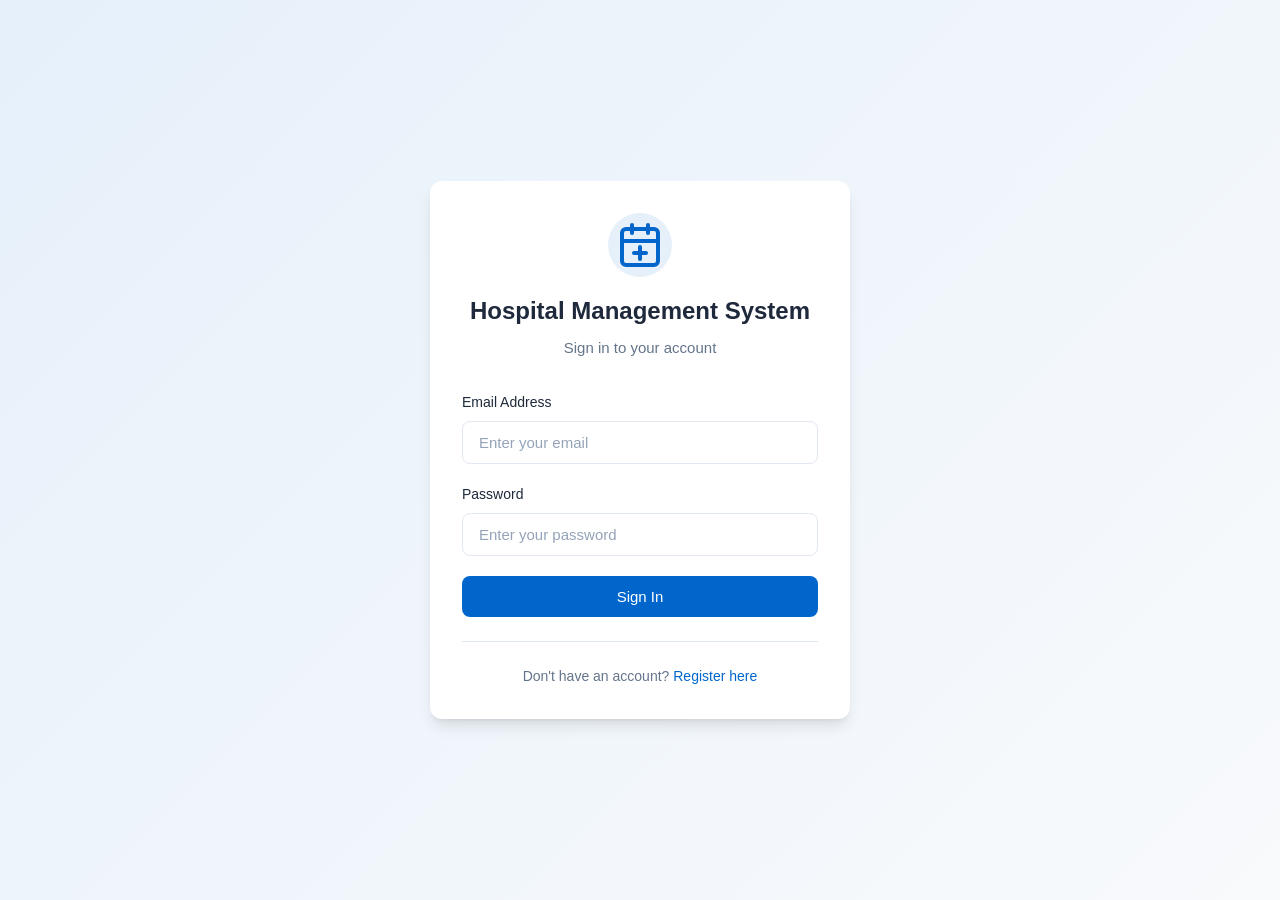
<file: frontend/index.html>
<!DOCTYPE html>
<html lang="en">
<head>
    <meta charset="UTF-8">
    <meta name="viewport" content="width=device-width, initial-scale=1.0">
    <title>Hospital Management System</title>
    <link rel="stylesheet" href="css/styles.css">
</head>
<body>
    <script src="js/auth.js"></script>
    <script>
        // Redirect based on authentication status
        if (isAuthenticated()) {
            window.location.href = 'dashboard.html';
        } else {
            window.location.href = 'login.html';
        }
    </script>
</body>
</html>
</file>
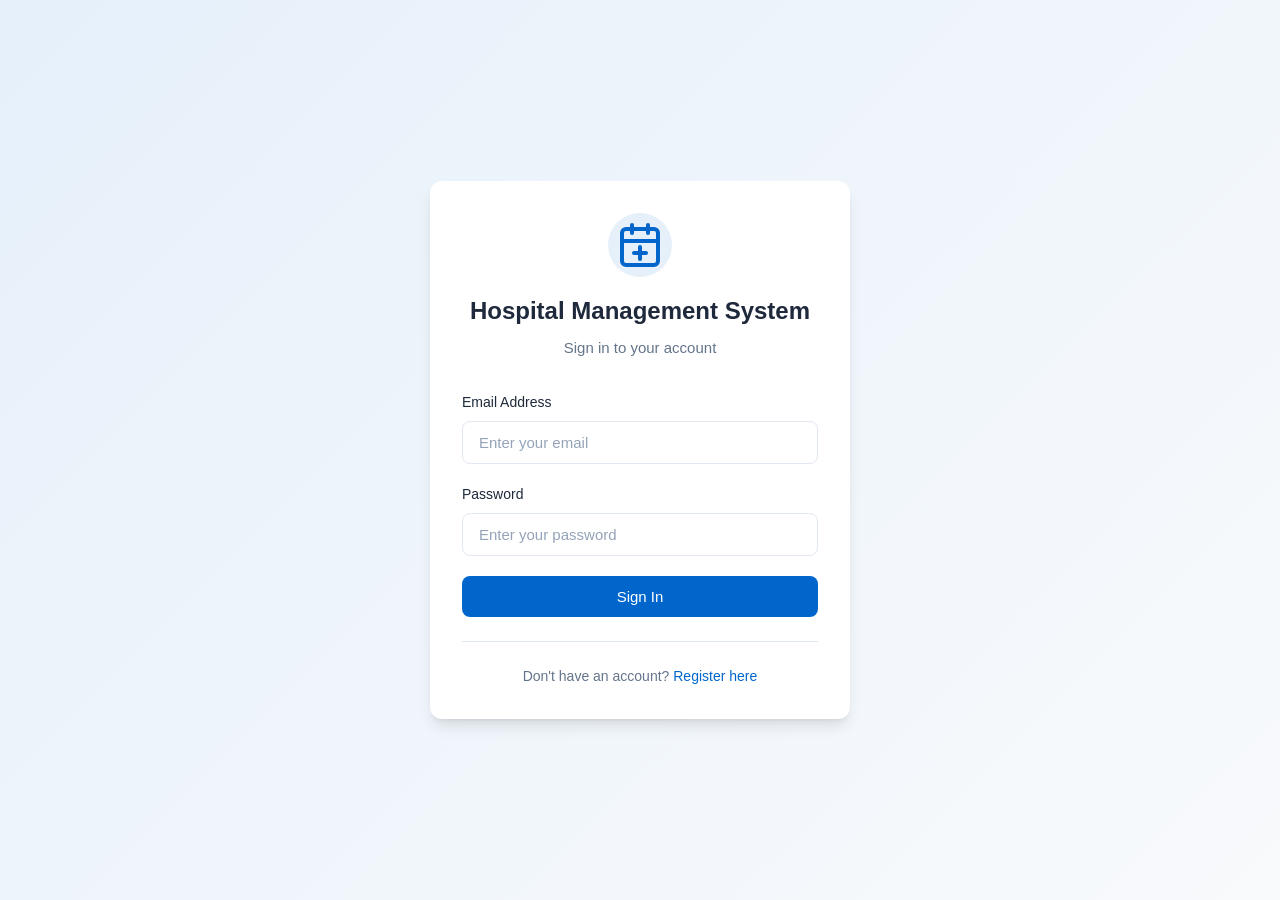
<file: frontend/appointments.html>
<!DOCTYPE html>
<html lang="en">
<head>
    <meta charset="UTF-8">
    <meta name="viewport" content="width=device-width, initial-scale=1.0">
    <title>Appointments - Hospital Management System</title>
    <link rel="stylesheet" href="css/styles.css">
</head>
<body>
    <div class="app-container">
        <!-- Sidebar -->
        <aside class="sidebar" id="sidebar">
            <div class="sidebar-header">
                <div class="logo">
                    <svg xmlns="http://www.w3.org/2000/svg" width="32" height="32" viewBox="0 0 24 24" fill="none" stroke="currentColor" stroke-width="2" stroke-linecap="round" stroke-linejoin="round">
                        <path d="M8 2v4"></path>
                        <path d="M16 2v4"></path>
                        <rect width="18" height="18" x="3" y="4" rx="2"></rect>
                        <path d="M3 10h18"></path>
                        <path d="M9 16h6"></path>
                        <path d="M12 13v6"></path>
                    </svg>
                </div>
                <span class="logo-text">HMS</span>
            </div>
            
            <nav class="sidebar-nav">
                <a href="dashboard.html" class="nav-link">
                    <svg xmlns="http://www.w3.org/2000/svg" width="20" height="20" viewBox="0 0 24 24" fill="none" stroke="currentColor" stroke-width="2" stroke-linecap="round" stroke-linejoin="round">
                        <rect width="7" height="9" x="3" y="3" rx="1"></rect>
                        <rect width="7" height="5" x="14" y="3" rx="1"></rect>
                        <rect width="7" height="9" x="14" y="12" rx="1"></rect>
                        <rect width="7" height="5" x="3" y="16" rx="1"></rect>
                    </svg>
                    <span>Dashboard</span>
                </a>
                <a href="patients.html" class="nav-link" data-role="admin,doctor">
                    <svg xmlns="http://www.w3.org/2000/svg" width="20" height="20" viewBox="0 0 24 24" fill="none" stroke="currentColor" stroke-width="2" stroke-linecap="round" stroke-linejoin="round">
                        <path d="M16 21v-2a4 4 0 0 0-4-4H6a4 4 0 0 0-4 4v2"></path>
                        <circle cx="9" cy="7" r="4"></circle>
                        <path d="M22 21v-2a4 4 0 0 0-3-3.87"></path>
                        <path d="M16 3.13a4 4 0 0 1 0 7.75"></path>
                    </svg>
                    <span>Patients</span>
                </a>
                <a href="doctors.html" class="nav-link">
                    <svg xmlns="http://www.w3.org/2000/svg" width="20" height="20" viewBox="0 0 24 24" fill="none" stroke="currentColor" stroke-width="2" stroke-linecap="round" stroke-linejoin="round">
                        <path d="M3 7V5a2 2 0 0 1 2-2h2"></path>
                        <path d="M17 3h2a2 2 0 0 1 2 2v2"></path>
                        <path d="M21 17v2a2 2 0 0 1-2 2h-2"></path>
                        <path d="M7 21H5a2 2 0 0 1-2-2v-2"></path>
                        <path d="M8 14s1.5 2 4 2 4-2 4-2"></path>
                        <path d="M9 9h.01"></path>
                        <path d="M15 9h.01"></path>
                    </svg>
                    <span>Doctors</span>
                </a>
                <a href="appointments.html" class="nav-link active">
                    <svg xmlns="http://www.w3.org/2000/svg" width="20" height="20" viewBox="0 0 24 24" fill="none" stroke="currentColor" stroke-width="2" stroke-linecap="round" stroke-linejoin="round">
                        <path d="M8 2v4"></path>
                        <path d="M16 2v4"></path>
                        <rect width="18" height="18" x="3" y="4" rx="2"></rect>
                        <path d="M3 10h18"></path>
                    </svg>
                    <span>Appointments</span>
                </a>
            </nav>
            
            <div class="sidebar-footer">
                <button class="btn btn-secondary btn-block" id="logoutBtn">
                    <svg xmlns="http://www.w3.org/2000/svg" width="20" height="20" viewBox="0 0 24 24" fill="none" stroke="currentColor" stroke-width="2" stroke-linecap="round" stroke-linejoin="round">
                        <path d="M9 21H5a2 2 0 0 1-2-2V5a2 2 0 0 1 2-2h4"></path>
                        <polyline points="16 17 21 12 16 7"></polyline>
                        <line x1="21" x2="9" y1="12" y2="12"></line>
                    </svg>
                    <span>Logout</span>
                </button>
            </div>
        </aside>
        
        <!-- Main Content -->
        <main class="main-content">
            <!-- Top Header -->
            <header class="top-header">
                <button class="menu-toggle" id="menuToggle">
                    <svg xmlns="http://www.w3.org/2000/svg" width="24" height="24" viewBox="0 0 24 24" fill="none" stroke="currentColor" stroke-width="2" stroke-linecap="round" stroke-linejoin="round">
                        <line x1="4" x2="20" y1="12" y2="12"></line>
                        <line x1="4" x2="20" y1="6" y2="6"></line>
                        <line x1="4" x2="20" y1="18" y2="18"></line>
                    </svg>
                </button>
                
                <div class="header-title">
                    <h1>Appointments</h1>
                    <p>Manage your appointments</p>
                </div>
                
                <div class="header-actions">
                    <div class="user-badge" id="userBadge">
                        <span class="badge badge-primary" id="userRole">Role</span>
                    </div>
                </div>
            </header>
            
            <!-- Content Area -->
            <div class="content-area">
                <!-- Toolbar -->
                <div class="toolbar">
                    <div class="filter-group">
                        <select id="statusFilter">
                            <option value="">All Status</option>
                            <option value="scheduled">Scheduled</option>
                            <option value="completed">Completed</option>
                            <option value="cancelled">Cancelled</option>
                        </select>
                    </div>
                    <button class="btn btn-primary" id="newAppointmentBtn" onclick="openNewAppointmentModal()">
                        <svg xmlns="http://www.w3.org/2000/svg" width="20" height="20" viewBox="0 0 24 24" fill="none" stroke="currentColor" stroke-width="2" stroke-linecap="round" stroke-linejoin="round">
                            <path d="M12 5v14"></path>
                            <path d="M5 12h14"></path>
                        </svg>
                        <span>New Appointment</span>
                    </button>
                </div>
                
                <!-- Appointments Table -->
                <div class="table-container">
                    <table class="data-table">
                        <thead>
                            <tr>
                                <th>Date & Time</th>
                                <th>Patient</th>
                                <th>Doctor</th>
                                <th>Status</th>
                                <th>Notes</th>
                                <th>Actions</th>
                            </tr>
                        </thead>
                        <tbody id="appointmentsTable">
                            <tr>
                                <td colspan="6" class="empty-state">Loading appointments...</td>
                            </tr>
                        </tbody>
                    </table>
                </div>
            </div>
        </main>
    </div>
    
    <!-- New Appointment Modal -->
    <div class="modal" id="newAppointmentModal">
        <div class="modal-backdrop" onclick="closeNewAppointmentModal()"></div>
        <div class="modal-content">
            <div class="modal-header">
                <h2>Book New Appointment</h2>
                <button class="modal-close" onclick="closeNewAppointmentModal()">
                    <svg xmlns="http://www.w3.org/2000/svg" width="24" height="24" viewBox="0 0 24 24" fill="none" stroke="currentColor" stroke-width="2" stroke-linecap="round" stroke-linejoin="round">
                        <path d="M18 6 6 18"></path>
                        <path d="m6 6 12 12"></path>
                    </svg>
                </button>
            </div>
            <div class="modal-body">
                <form id="newAppointmentForm">
                    <div class="form-group" id="patientSelectGroup">
                        <label for="appointmentPatient">Patient *</label>
                        <select id="appointmentPatient" required>
                            <option value="">Select patient</option>
                        </select>
                    </div>
                    
                    <div class="form-group">
                        <label for="appointmentDoctor">Doctor *</label>
                        <select id="appointmentDoctor" required>
                            <option value="">Select doctor</option>
                        </select>
                    </div>
                    
                    <div class="form-row">
                        <div class="form-group">
                            <label for="appointmentDate">Date *</label>
                            <input type="date" id="appointmentDate" required>
                        </div>
                        <div class="form-group">
                            <label for="appointmentTime">Time *</label>
                            <input type="time" id="appointmentTime" required>
                        </div>
                    </div>
                    
                    <div class="form-group">
                        <label for="appointmentNotes">Notes</label>
                        <textarea id="appointmentNotes" rows="3" placeholder="Add any notes or reason for visit"></textarea>
                    </div>
                    
                    <div id="newAppointmentError" class="error-message" style="display: none;"></div>
                </form>
            </div>
            <div class="modal-footer">
                <button type="button" class="btn btn-secondary" onclick="closeNewAppointmentModal()">Cancel</button>
                <button type="button" class="btn btn-primary" id="bookAppointmentBtn" onclick="bookAppointment()">
                    <span class="btn-text">Book Appointment</span>
                    <span class="btn-loader" style="display: none;"></span>
                </button>
            </div>
        </div>
    </div>
    
    <!-- Update Appointment Modal -->
    <div class="modal" id="updateAppointmentModal">
        <div class="modal-backdrop" onclick="closeUpdateModal()"></div>
        <div class="modal-content modal-sm">
            <div class="modal-header">
                <h2>Update Appointment</h2>
                <button class="modal-close" onclick="closeUpdateModal()">
                    <svg xmlns="http://www.w3.org/2000/svg" width="24" height="24" viewBox="0 0 24 24" fill="none" stroke="currentColor" stroke-width="2" stroke-linecap="round" stroke-linejoin="round">
                        <path d="M18 6 6 18"></path>
                        <path d="m6 6 12 12"></path>
                    </svg>
                </button>
            </div>
            <div class="modal-body">
                <form id="updateAppointmentForm">
                    <input type="hidden" id="updateAppointmentId">
                    
                    <div class="form-group">
                        <label for="updateStatus">Status *</label>
                        <select id="updateStatus" required>
                            <option value="scheduled">Scheduled</option>
                            <option value="completed">Completed</option>
                            <option value="cancelled">Cancelled</option>
                        </select>
                    </div>
                    
                    <div class="form-group">
                        <label for="updateNotes">Notes</label>
                        <textarea id="updateNotes" rows="3" placeholder="Update notes"></textarea>
                    </div>
                    
                    <div id="updateAppointmentError" class="error-message" style="display: none;"></div>
                </form>
            </div>
            <div class="modal-footer">
                <button type="button" class="btn btn-secondary" onclick="closeUpdateModal()">Cancel</button>
                <button type="button" class="btn btn-primary" id="saveUpdateBtn" onclick="saveAppointmentUpdate()">
                    <span class="btn-text">Save Changes</span>
                    <span class="btn-loader" style="display: none;"></span>
                </button>
            </div>
        </div>
    </div>
    
    <script src="js/api.js"></script>
    <script src="js/auth.js"></script>
    <script src="js/appointments.js"></script>
</body>
</html>
</file>
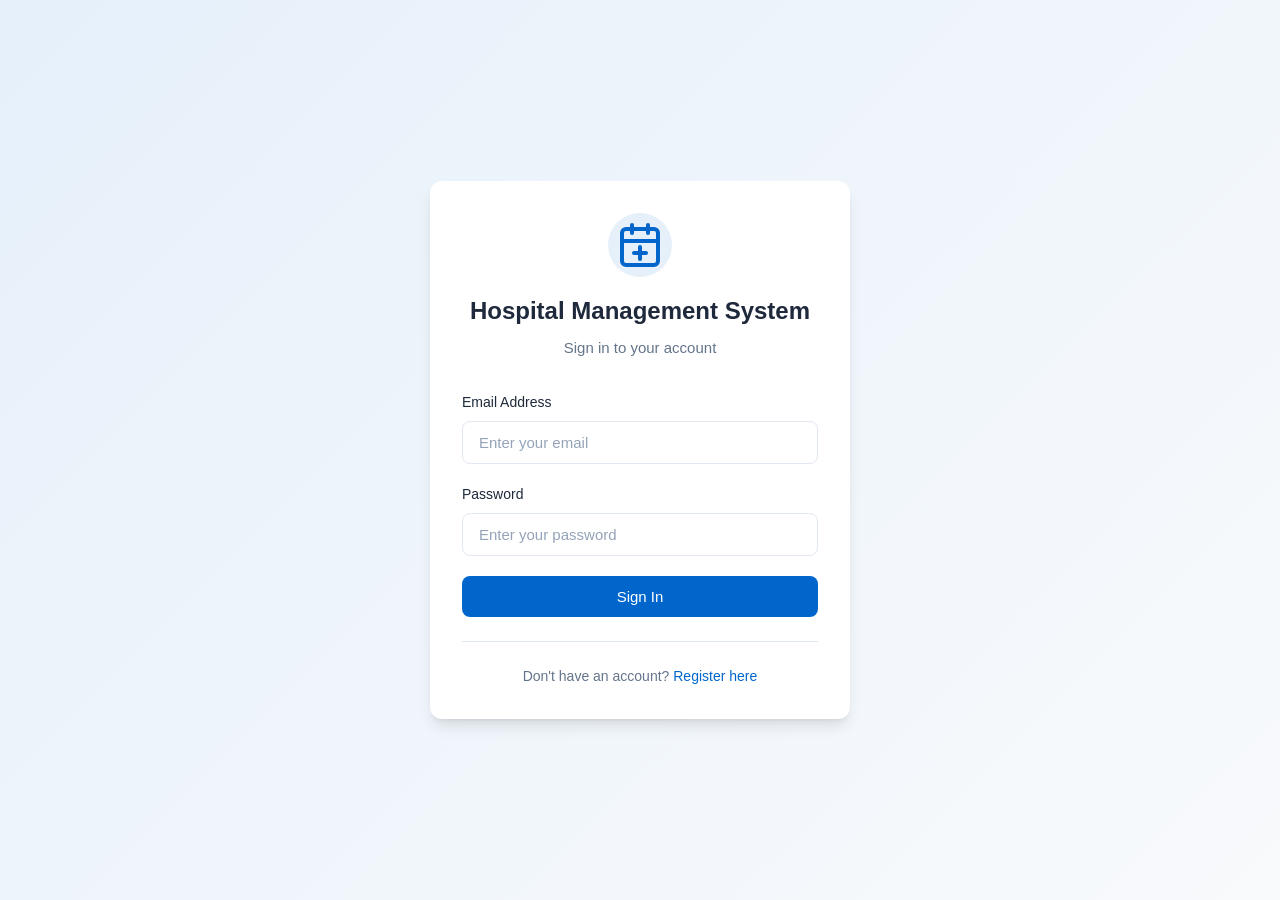
<file: frontend/dashboard.html>
<!DOCTYPE html>
<html lang="en">
<head>
    <meta charset="UTF-8">
    <meta name="viewport" content="width=device-width, initial-scale=1.0">
    <title>Dashboard - Hospital Management System</title>
    <link rel="stylesheet" href="css/styles.css">
</head>
<body>
    <div class="app-container">
        <!-- Sidebar -->
        <aside class="sidebar" id="sidebar">
            <div class="sidebar-header">
                <div class="logo">
                    <svg xmlns="http://www.w3.org/2000/svg" width="32" height="32" viewBox="0 0 24 24" fill="none" stroke="currentColor" stroke-width="2" stroke-linecap="round" stroke-linejoin="round">
                        <path d="M8 2v4"></path>
                        <path d="M16 2v4"></path>
                        <rect width="18" height="18" x="3" y="4" rx="2"></rect>
                        <path d="M3 10h18"></path>
                        <path d="M9 16h6"></path>
                        <path d="M12 13v6"></path>
                    </svg>
                </div>
                <span class="logo-text">HMS</span>
            </div>
            
            <nav class="sidebar-nav">
                <a href="dashboard.html" class="nav-link active">
                    <svg xmlns="http://www.w3.org/2000/svg" width="20" height="20" viewBox="0 0 24 24" fill="none" stroke="currentColor" stroke-width="2" stroke-linecap="round" stroke-linejoin="round">
                        <rect width="7" height="9" x="3" y="3" rx="1"></rect>
                        <rect width="7" height="5" x="14" y="3" rx="1"></rect>
                        <rect width="7" height="9" x="14" y="12" rx="1"></rect>
                        <rect width="7" height="5" x="3" y="16" rx="1"></rect>
                    </svg>
                    <span>Dashboard</span>
                </a>
                <a href="patients.html" class="nav-link" data-role="admin,doctor">
                    <svg xmlns="http://www.w3.org/2000/svg" width="20" height="20" viewBox="0 0 24 24" fill="none" stroke="currentColor" stroke-width="2" stroke-linecap="round" stroke-linejoin="round">
                        <path d="M16 21v-2a4 4 0 0 0-4-4H6a4 4 0 0 0-4 4v2"></path>
                        <circle cx="9" cy="7" r="4"></circle>
                        <path d="M22 21v-2a4 4 0 0 0-3-3.87"></path>
                        <path d="M16 3.13a4 4 0 0 1 0 7.75"></path>
                    </svg>
                    <span>Patients</span>
                </a>
                <a href="doctors.html" class="nav-link">
                    <svg xmlns="http://www.w3.org/2000/svg" width="20" height="20" viewBox="0 0 24 24" fill="none" stroke="currentColor" stroke-width="2" stroke-linecap="round" stroke-linejoin="round">
                        <path d="M3 7V5a2 2 0 0 1 2-2h2"></path>
                        <path d="M17 3h2a2 2 0 0 1 2 2v2"></path>
                        <path d="M21 17v2a2 2 0 0 1-2 2h-2"></path>
                        <path d="M7 21H5a2 2 0 0 1-2-2v-2"></path>
                        <path d="M8 14s1.5 2 4 2 4-2 4-2"></path>
                        <path d="M9 9h.01"></path>
                        <path d="M15 9h.01"></path>
                    </svg>
                    <span>Doctors</span>
                </a>
                <a href="appointments.html" class="nav-link">
                    <svg xmlns="http://www.w3.org/2000/svg" width="20" height="20" viewBox="0 0 24 24" fill="none" stroke="currentColor" stroke-width="2" stroke-linecap="round" stroke-linejoin="round">
                        <path d="M8 2v4"></path>
                        <path d="M16 2v4"></path>
                        <rect width="18" height="18" x="3" y="4" rx="2"></rect>
                        <path d="M3 10h18"></path>
                    </svg>
                    <span>Appointments</span>
                </a>


                 <a href="ai-assistant.html" class="nav-link">
    <svg xmlns="http://www.w3.org/2000/svg" 
         width="20" 
         height="20" 
         viewBox="0 0 24 24" 
         fill="none" 
         stroke="currentColor" 
         stroke-width="2" 
         stroke-linecap="round" 
         stroke-linejoin="round">
        <path d="M12 2a3 3 0 0 0-3 3v1H8a4 4 0 0 0-4 4v3a4 4 0 0 0 4 4h1v1a3 3 0 0 0 6 0v-1h1a4 4 0 0 0 4-4v-3a4 4 0 0 0-4-4h-1V5a3 3 0 0 0-3-3z"></path>
        <circle cx="9" cy="12" r="1"></circle>
        <circle cx="15" cy="12" r="1"></circle>
    </svg>
    <span>AI Assistant</span>
</a>


            </nav>
            
            <div class="sidebar-footer">
                <button class="btn btn-secondary btn-block" id="logoutBtn">
                    <svg xmlns="http://www.w3.org/2000/svg" width="20" height="20" viewBox="0 0 24 24" fill="none" stroke="currentColor" stroke-width="2" stroke-linecap="round" stroke-linejoin="round">
                        <path d="M9 21H5a2 2 0 0 1-2-2V5a2 2 0 0 1 2-2h4"></path>
                        <polyline points="16 17 21 12 16 7"></polyline>
                        <line x1="21" x2="9" y1="12" y2="12"></line>
                    </svg>
                    <span>Logout</span>
                </button>
            </div>
        </aside>
        
        <!-- Main Content -->
        <main class="main-content">
            <!-- Top Header -->
            <header class="top-header">
                <button class="menu-toggle" id="menuToggle">
                    <svg xmlns="http://www.w3.org/2000/svg" width="24" height="24" viewBox="0 0 24 24" fill="none" stroke="currentColor" stroke-width="2" stroke-linecap="round" stroke-linejoin="round">
                        <line x1="4" x2="20" y1="12" y2="12"></line>
                        <line x1="4" x2="20" y1="6" y2="6"></line>
                        <line x1="4" x2="20" y1="18" y2="18"></line>
                    </svg>
                </button>
                
                <div class="header-title">
                    <h1>Dashboard</h1>
                    <p>Welcome back, <span id="userName">User</span></p>
                </div>
                
                <div class="header-actions">
                    <div class="user-badge" id="userBadge">
                        <span class="badge badge-primary" id="userRole">Role</span>
                    </div>
                </div>
            </header>
            
            <!-- Dashboard Content -->
            <div class="content-area">
                <!-- Stats Cards -->
                <div class="stats-grid">
                    <div class="stat-card">
                        <div class="stat-icon stat-icon-blue">
                            <svg xmlns="http://www.w3.org/2000/svg" width="24" height="24" viewBox="0 0 24 24" fill="none" stroke="currentColor" stroke-width="2" stroke-linecap="round" stroke-linejoin="round">
                                <path d="M16 21v-2a4 4 0 0 0-4-4H6a4 4 0 0 0-4 4v2"></path>
                                <circle cx="9" cy="7" r="4"></circle>
                                <path d="M22 21v-2a4 4 0 0 0-3-3.87"></path>
                                <path d="M16 3.13a4 4 0 0 1 0 7.75"></path>
                            </svg>
                        </div>
                        <div class="stat-info">
                            <h3 id="totalPatients">0</h3>
                            <p>Total Patients</p>
                        </div>
                    </div>
                    
                    <div class="stat-card">
                        <div class="stat-icon stat-icon-green">
                            <svg xmlns="http://www.w3.org/2000/svg" width="24" height="24" viewBox="0 0 24 24" fill="none" stroke="currentColor" stroke-width="2" stroke-linecap="round" stroke-linejoin="round">
                                <path d="M3 7V5a2 2 0 0 1 2-2h2"></path>
                                <path d="M17 3h2a2 2 0 0 1 2 2v2"></path>
                                <path d="M21 17v2a2 2 0 0 1-2 2h-2"></path>
                                <path d="M7 21H5a2 2 0 0 1-2-2v-2"></path>
                                <path d="M8 14s1.5 2 4 2 4-2 4-2"></path>
                                <path d="M9 9h.01"></path>
                                <path d="M15 9h.01"></path>
                            </svg>
                        </div>
                        <div class="stat-info">
                            <h3 id="totalDoctors">0</h3>
                            <p>Total Doctors</p>
                        </div>
                    </div>
                    
                    <div class="stat-card">
                        <div class="stat-icon stat-icon-purple">
                            <svg xmlns="http://www.w3.org/2000/svg" width="24" height="24" viewBox="0 0 24 24" fill="none" stroke="currentColor" stroke-width="2" stroke-linecap="round" stroke-linejoin="round">
                                <path d="M8 2v4"></path>
                                <path d="M16 2v4"></path>
                                <rect width="18" height="18" x="3" y="4" rx="2"></rect>
                                <path d="M3 10h18"></path>
                            </svg>
                        </div>
                        <div class="stat-info">
                            <h3 id="totalAppointments">0</h3>
                            <p>Total Appointments</p>
                        </div>
                    </div>
                    
                    <div class="stat-card">
                        <div class="stat-icon stat-icon-orange">
                            <svg xmlns="http://www.w3.org/2000/svg" width="24" height="24" viewBox="0 0 24 24" fill="none" stroke="currentColor" stroke-width="2" stroke-linecap="round" stroke-linejoin="round">
                                <circle cx="12" cy="12" r="10"></circle>
                                <polyline points="12 6 12 12 16 14"></polyline>
                            </svg>
                        </div>
                        <div class="stat-info">
                            <h3 id="pendingAppointments">0</h3>
                            <p>Pending Appointments</p>
                        </div>
                    </div>
                </div>
                
                <!-- Quick Actions -->
                <div class="section">
                    <h2 class="section-title">Quick Actions</h2>
                    <div class="quick-actions">
                        <a href="appointments.html?action=new" class="action-card">
                            <div class="action-icon">
                                <svg xmlns="http://www.w3.org/2000/svg" width="24" height="24" viewBox="0 0 24 24" fill="none" stroke="currentColor" stroke-width="2" stroke-linecap="round" stroke-linejoin="round">
                                    <path d="M8 2v4"></path>
                                    <path d="M16 2v4"></path>
                                    <rect width="18" height="18" x="3" y="4" rx="2"></rect>
                                    <path d="M3 10h18"></path>
                                    <path d="M12 14v4"></path>
                                    <path d="M10 16h4"></path>
                                </svg>
                            </div>
                            <span>Book Appointment</span>
                        </a>
                        <a href="patients.html" class="action-card" data-role="admin,doctor">
                            <div class="action-icon">
                                <svg xmlns="http://www.w3.org/2000/svg" width="24" height="24" viewBox="0 0 24 24" fill="none" stroke="currentColor" stroke-width="2" stroke-linecap="round" stroke-linejoin="round">
                                    <path d="M16 21v-2a4 4 0 0 0-4-4H6a4 4 0 0 0-4 4v2"></path>
                                    <circle cx="9" cy="7" r="4"></circle>
                                    <line x1="19" x2="19" y1="8" y2="14"></line>
                                    <line x1="22" x2="16" y1="11" y2="11"></line>
                                </svg>
                            </div>
                            <span>Add Patient</span>
                        </a>
                        <a href="doctors.html" class="action-card">
                            <div class="action-icon">
                                <svg xmlns="http://www.w3.org/2000/svg" width="24" height="24" viewBox="0 0 24 24" fill="none" stroke="currentColor" stroke-width="2" stroke-linecap="round" stroke-linejoin="round">
                                    <circle cx="11" cy="11" r="8"></circle>
                                    <path d="m21 21-4.3-4.3"></path>
                                </svg>
                            </div>
                            <span>Find Doctor</span>
                        </a>
                    </div>
                </div>
                
                <!-- Recent Activity -->
                <div class="section">
                    <h2 class="section-title">Recent Appointments</h2>
                    <div class="table-container">
                        <table class="data-table">
                            <thead>
                                <tr>
                                    <th>Date & Time</th>
                                    <th>Patient</th>
                                    <th>Doctor</th>
                                    <th>Status</th>
                                </tr>
                            </thead>
                            <tbody id="recentAppointments">
                                <tr>
                                    <td colspan="4" class="empty-state">Loading appointments...</td>
                                </tr>
                            </tbody>
                        </table>
                    </div>
                </div>
            </div>
        </main>
    </div>
    
    <script src="js/api.js"></script>
    <script src="js/auth.js"></script>
    <script src="js/dashboard.js"></script>
</body>
</html>
</file>
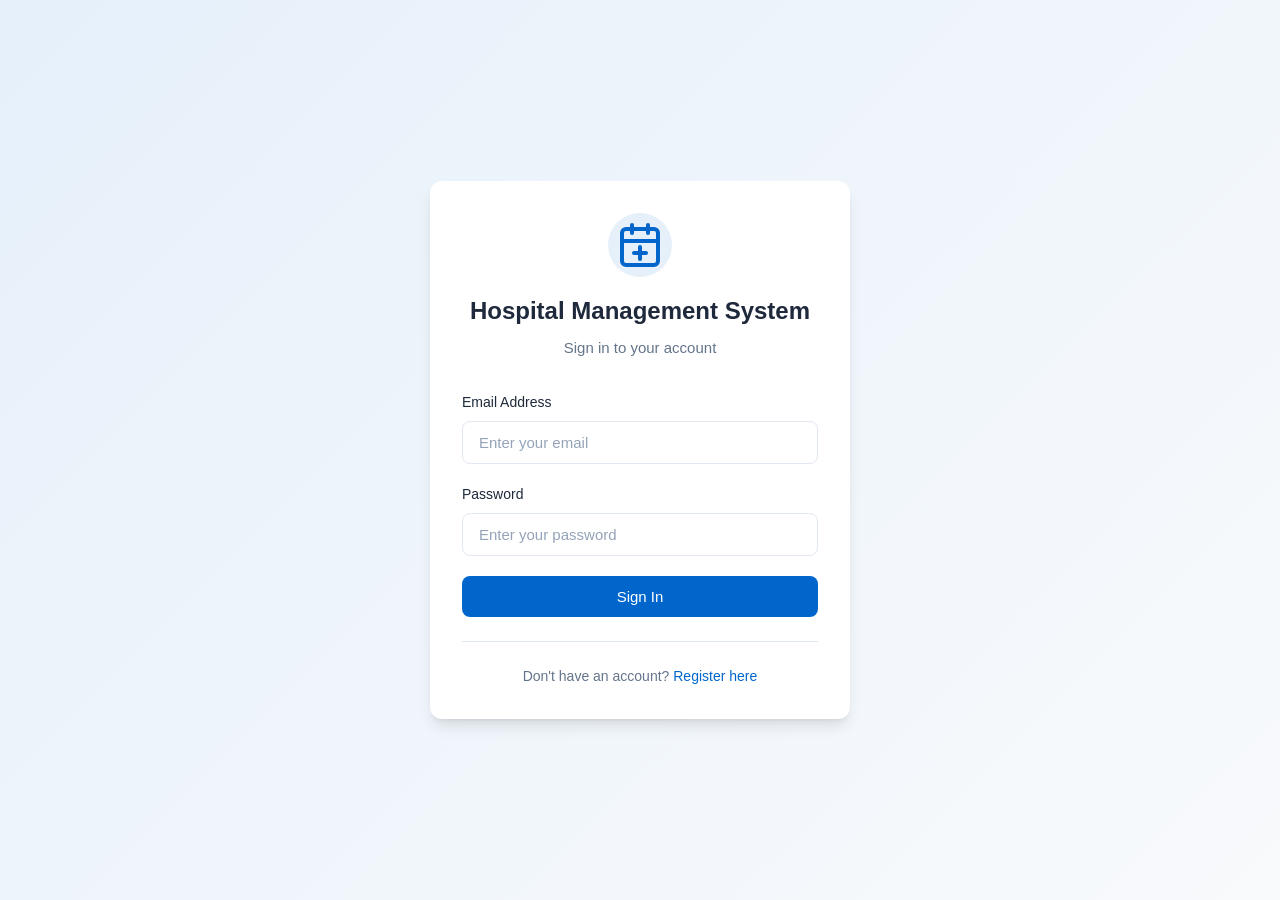
<file: frontend/doctors.html>
<!DOCTYPE html>
<html lang="en">
<head>
    <meta charset="UTF-8">
    <meta name="viewport" content="width=device-width, initial-scale=1.0">
    <title>Doctors - Hospital Management System</title>
    <link rel="stylesheet" href="css/styles.css">
</head>
<body>
    <div class="app-container">
        <!-- Sidebar -->
        <aside class="sidebar" id="sidebar">
            <div class="sidebar-header">
                <div class="logo">
                    <svg xmlns="http://www.w3.org/2000/svg" width="32" height="32" viewBox="0 0 24 24" fill="none" stroke="currentColor" stroke-width="2" stroke-linecap="round" stroke-linejoin="round">
                        <path d="M8 2v4"></path>
                        <path d="M16 2v4"></path>
                        <rect width="18" height="18" x="3" y="4" rx="2"></rect>
                        <path d="M3 10h18"></path>
                        <path d="M9 16h6"></path>
                        <path d="M12 13v6"></path>
                    </svg>
                </div>
                <span class="logo-text">HMS</span>
            </div>
            
            <nav class="sidebar-nav">
                <a href="dashboard.html" class="nav-link">
                    <svg xmlns="http://www.w3.org/2000/svg" width="20" height="20" viewBox="0 0 24 24" fill="none" stroke="currentColor" stroke-width="2" stroke-linecap="round" stroke-linejoin="round">
                        <rect width="7" height="9" x="3" y="3" rx="1"></rect>
                        <rect width="7" height="5" x="14" y="3" rx="1"></rect>
                        <rect width="7" height="9" x="14" y="12" rx="1"></rect>
                        <rect width="7" height="5" x="3" y="16" rx="1"></rect>
                    </svg>
                    <span>Dashboard</span>
                </a>
                <a href="patients.html" class="nav-link" data-role="admin,doctor">
                    <svg xmlns="http://www.w3.org/2000/svg" width="20" height="20" viewBox="0 0 24 24" fill="none" stroke="currentColor" stroke-width="2" stroke-linecap="round" stroke-linejoin="round">
                        <path d="M16 21v-2a4 4 0 0 0-4-4H6a4 4 0 0 0-4 4v2"></path>
                        <circle cx="9" cy="7" r="4"></circle>
                        <path d="M22 21v-2a4 4 0 0 0-3-3.87"></path>
                        <path d="M16 3.13a4 4 0 0 1 0 7.75"></path>
                    </svg>
                    <span>Patients</span>
                </a>
                <a href="doctors.html" class="nav-link active">
                    <svg xmlns="http://www.w3.org/2000/svg" width="20" height="20" viewBox="0 0 24 24" fill="none" stroke="currentColor" stroke-width="2" stroke-linecap="round" stroke-linejoin="round">
                        <path d="M3 7V5a2 2 0 0 1 2-2h2"></path>
                        <path d="M17 3h2a2 2 0 0 1 2 2v2"></path>
                        <path d="M21 17v2a2 2 0 0 1-2 2h-2"></path>
                        <path d="M7 21H5a2 2 0 0 1-2-2v-2"></path>
                        <path d="M8 14s1.5 2 4 2 4-2 4-2"></path>
                        <path d="M9 9h.01"></path>
                        <path d="M15 9h.01"></path>
                    </svg>
                    <span>Doctors</span>
                </a>
                <a href="appointments.html" class="nav-link">
                    <svg xmlns="http://www.w3.org/2000/svg" width="20" height="20" viewBox="0 0 24 24" fill="none" stroke="currentColor" stroke-width="2" stroke-linecap="round" stroke-linejoin="round">
                        <path d="M8 2v4"></path>
                        <path d="M16 2v4"></path>
                        <rect width="18" height="18" x="3" y="4" rx="2"></rect>
                        <path d="M3 10h18"></path>
                    </svg>
                    <span>Appointments</span>
                </a>
            </nav>
            
            <div class="sidebar-footer">
                <button class="btn btn-secondary btn-block" id="logoutBtn">
                    <svg xmlns="http://www.w3.org/2000/svg" width="20" height="20" viewBox="0 0 24 24" fill="none" stroke="currentColor" stroke-width="2" stroke-linecap="round" stroke-linejoin="round">
                        <path d="M9 21H5a2 2 0 0 1-2-2V5a2 2 0 0 1 2-2h4"></path>
                        <polyline points="16 17 21 12 16 7"></polyline>
                        <line x1="21" x2="9" y1="12" y2="12"></line>
                    </svg>
                    <span>Logout</span>
                </button>
            </div>
        </aside>
        
        <!-- Main Content -->
        <main class="main-content">
            <!-- Top Header -->
            <header class="top-header">
                <button class="menu-toggle" id="menuToggle">
                    <svg xmlns="http://www.w3.org/2000/svg" width="24" height="24" viewBox="0 0 24 24" fill="none" stroke="currentColor" stroke-width="2" stroke-linecap="round" stroke-linejoin="round">
                        <line x1="4" x2="20" y1="12" y2="12"></line>
                        <line x1="4" x2="20" y1="6" y2="6"></line>
                        <line x1="4" x2="20" y1="18" y2="18"></line>
                    </svg>
                </button>
                
                <div class="header-title">
                    <h1>Doctors</h1>
                    <p>View and manage doctors</p>
                </div>
                
                <div class="header-actions">
                    <div class="user-badge" id="userBadge">
                        <span class="badge badge-primary" id="userRole">Role</span>
                    </div>
                </div>
            </header>
            
            <!-- Content Area -->
            <div class="content-area">
                <!-- Search and Filter Bar -->
                <div class="toolbar">
                    <div class="search-box">
                        <svg xmlns="http://www.w3.org/2000/svg" width="20" height="20" viewBox="0 0 24 24" fill="none" stroke="currentColor" stroke-width="2" stroke-linecap="round" stroke-linejoin="round">
                            <circle cx="11" cy="11" r="8"></circle>
                            <path d="m21 21-4.3-4.3"></path>
                        </svg>
                        <input type="text" id="searchInput" placeholder="Search doctors...">
                    </div>
                    <div class="filter-group">
                        <select id="specializationFilter">
                            <option value="">All Specializations</option>
                            <option value="General Medicine">General Medicine</option>
                            <option value="Cardiology">Cardiology</option>
                            <option value="Neurology">Neurology</option>
                            <option value="Orthopedics">Orthopedics</option>
                            <option value="Pediatrics">Pediatrics</option>
                            <option value="Dermatology">Dermatology</option>
                            <option value="Psychiatry">Psychiatry</option>
                            <option value="Ophthalmology">Ophthalmology</option>
                        </select>
                    </div>
                    <button class="btn btn-primary" id="addDoctorBtn" data-role="admin" style="display: none;" onclick="openAddDoctorModal()">
                        <svg xmlns="http://www.w3.org/2000/svg" width="20" height="20" viewBox="0 0 24 24" fill="none" stroke="currentColor" stroke-width="2" stroke-linecap="round" stroke-linejoin="round">
                            <path d="M12 5v14"></path>
                            <path d="M5 12h14"></path>
                        </svg>
                        <span>Add Doctor</span>
                    </button>
                </div>
                
                <!-- Doctors Grid -->
                <div class="doctors-grid" id="doctorsGrid">
                    <div class="loading-state">Loading doctors...</div>
                </div>
            </div>
        </main>
    </div>
    
    <!-- View Doctor Modal -->
    <div class="modal" id="doctorModal">
        <div class="modal-backdrop" onclick="closeModal()"></div>
        <div class="modal-content">
            <div class="modal-header">
                <h2 id="modalTitle">Doctor Details</h2>
                <button class="modal-close" onclick="closeModal()">
                    <svg xmlns="http://www.w3.org/2000/svg" width="24" height="24" viewBox="0 0 24 24" fill="none" stroke="currentColor" stroke-width="2" stroke-linecap="round" stroke-linejoin="round">
                        <path d="M18 6 6 18"></path>
                        <path d="m6 6 12 12"></path>
                    </svg>
                </button>
            </div>
            <div class="modal-body">
                <div class="doctor-profile">
                    <div class="doctor-avatar" id="doctorAvatar">
                        <svg xmlns="http://www.w3.org/2000/svg" width="48" height="48" viewBox="0 0 24 24" fill="none" stroke="currentColor" stroke-width="2" stroke-linecap="round" stroke-linejoin="round">
                            <path d="M3 7V5a2 2 0 0 1 2-2h2"></path>
                            <path d="M17 3h2a2 2 0 0 1 2 2v2"></path>
                            <path d="M21 17v2a2 2 0 0 1-2 2h-2"></path>
                            <path d="M7 21H5a2 2 0 0 1-2-2v-2"></path>
                            <path d="M8 14s1.5 2 4 2 4-2 4-2"></path>
                            <path d="M9 9h.01"></path>
                            <path d="M15 9h.01"></path>
                        </svg>
                    </div>
                    <div class="doctor-info">
                        <h3 id="doctorName">Dr. Name</h3>
                        <p class="specialization" id="doctorSpecialization">Specialization</p>
                    </div>
                </div>
                
                <div class="detail-list">
                    <div class="detail-item">
                        <span class="detail-label">Email</span>
                        <span class="detail-value" id="doctorEmail">-</span>
                    </div>
                    <div class="detail-item">
                        <span class="detail-label">Phone</span>
                        <span class="detail-value" id="doctorPhone">-</span>
                    </div>
                    <div class="detail-item">
                        <span class="detail-label">License Number</span>
                        <span class="detail-value" id="doctorLicense">-</span>
                    </div>
                    <div class="detail-item">
                        <span class="detail-label">Available Days</span>
                        <span class="detail-value" id="doctorAvailableDays">-</span>
                    </div>
                </div>
            </div>
            <div class="modal-footer">
                <button type="button" class="btn btn-secondary" onclick="closeModal()">Close</button>
                <a href="#" class="btn btn-primary" id="bookWithDoctorBtn">Book Appointment</a>
            </div>
        </div>
    </div>
    
    <!-- Add Doctor Modal (Admin Only) -->
    <div class="modal" id="addDoctorModal">
        <div class="modal-backdrop" onclick="closeAddDoctorModal()"></div>
        <div class="modal-content">
            <div class="modal-header">
                <h2>Add New Doctor</h2>
                <button class="modal-close" onclick="closeAddDoctorModal()">
                    <svg xmlns="http://www.w3.org/2000/svg" width="24" height="24" viewBox="0 0 24 24" fill="none" stroke="currentColor" stroke-width="2" stroke-linecap="round" stroke-linejoin="round">
                        <path d="M18 6 6 18"></path>
                        <path d="m6 6 12 12"></path>
                    </svg>
                </button>
            </div>
            <div class="modal-body">
                <form id="addDoctorForm">
                    <div class="form-row">
                        <div class="form-group">
                            <label for="newDoctorName">Full Name *</label>
                            <input type="text" id="newDoctorName" required placeholder="Enter full name">
                        </div>
                        <div class="form-group">
                            <label for="newDoctorEmail">Email *</label>
                            <input type="email" id="newDoctorEmail" required placeholder="Enter email">
                        </div>
                    </div>
                    
                    <div class="form-row">
                        <div class="form-group">
                            <label for="newDoctorPassword">Password *</label>
                            <input type="password" id="newDoctorPassword" required placeholder="Enter password" minlength="6">
                        </div>
                        <div class="form-group">
                            <label for="newDoctorPhone">Phone</label>
                            <input type="tel" id="newDoctorPhone" placeholder="Enter phone number">
                        </div>
                    </div>
                    
                    <div class="form-row">
                        <div class="form-group">
                            <label for="newDoctorSpecialization">Specialization *</label>
                            <select id="newDoctorSpecialization" required>
                                <option value="">Select specialization</option>
                                <option value="General Medicine">General Medicine</option>
                                <option value="Cardiology">Cardiology</option>
                                <option value="Neurology">Neurology</option>
                                <option value="Orthopedics">Orthopedics</option>
                                <option value="Pediatrics">Pediatrics</option>
                                <option value="Dermatology">Dermatology</option>
                                <option value="Psychiatry">Psychiatry</option>
                                <option value="Ophthalmology">Ophthalmology</option>
                            </select>
                        </div>
                        <div class="form-group">
                            <label for="newDoctorLicense">License Number *</label>
                            <input type="text" id="newDoctorLicense" required placeholder="Enter license number">
                        </div>
                    </div>
                    
                    <div class="form-group">
                        <label for="newDoctorAvailableDays">Available Days</label>
                        <input type="text" id="newDoctorAvailableDays" placeholder="e.g., Mon, Tue, Wed, Thu, Fri">
                    </div>
                    
                    <div id="addDoctorError" class="error-message" style="display: none;"></div>
                </form>
            </div>
            <div class="modal-footer">
                <button type="button" class="btn btn-secondary" onclick="closeAddDoctorModal()">Cancel</button>
                <button type="button" class="btn btn-primary" id="saveDoctorBtn" onclick="saveNewDoctor()">
                    <span class="btn-text">Add Doctor</span>
                    <span class="btn-loader" style="display: none;"></span>
                </button>
            </div>
        </div>
    </div>
    
    <script src="js/api.js"></script>
    <script src="js/auth.js"></script>
    <script src="js/doctors.js"></script>
</body>
</html>
</file>
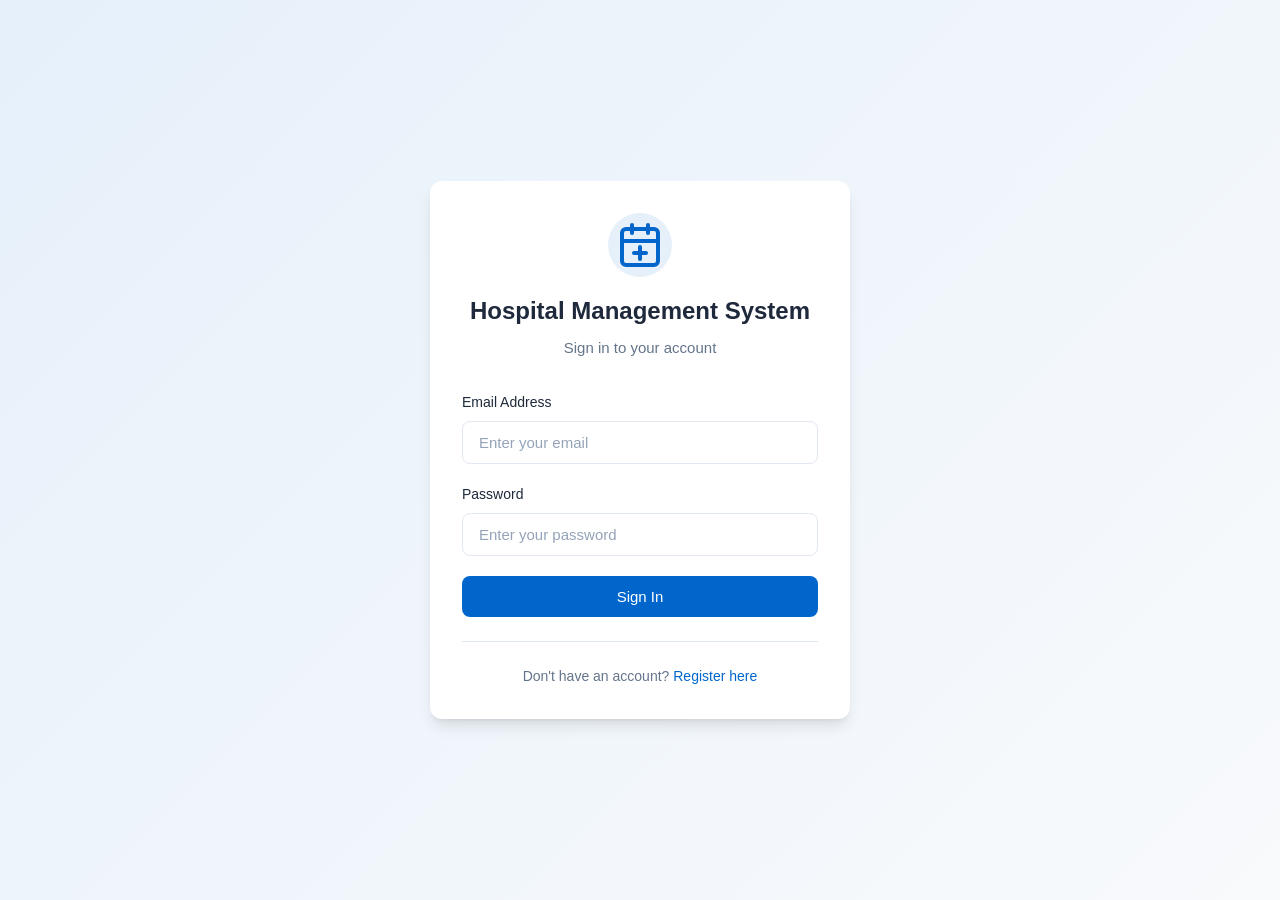
<file: frontend/login.html>
<!DOCTYPE html>
<html lang="en">
<head>
    <meta charset="UTF-8">
    <meta name="viewport" content="width=device-width, initial-scale=1.0">
    <title>Login - Hospital Management System</title>
    <link rel="stylesheet" href="css/styles.css">
</head>
<body class="auth-page">
    <div class="auth-container">
        <div class="auth-card">
            <div class="auth-header">
                <div class="logo">
                    <svg xmlns="http://www.w3.org/2000/svg" width="48" height="48" viewBox="0 0 24 24" fill="none" stroke="currentColor" stroke-width="2" stroke-linecap="round" stroke-linejoin="round">
                        <path d="M8 2v4"></path>
                        <path d="M16 2v4"></path>
                        <rect width="18" height="18" x="3" y="4" rx="2"></rect>
                        <path d="M3 10h18"></path>
                        <path d="M9 16h6"></path>
                        <path d="M12 13v6"></path>
                    </svg>
                </div>
                <h1>Hospital Management System</h1>
                <p>Sign in to your account</p>
            </div>
            
            <form id="loginForm" class="auth-form">
                <div class="form-group">
                    <label for="email">Email Address</label>
                    <input type="email" id="email" name="email" required placeholder="Enter your email">
                </div>
                
                <div class="form-group">
                    <label for="password">Password</label>
                    <input type="password" id="password" name="password" required placeholder="Enter your password">
                </div>
                
                <div id="errorMessage" class="error-message" style="display: none;"></div>
                
                <button type="submit" class="btn btn-primary btn-block">
                    <span class="btn-text">Sign In</span>
                    <span class="btn-loader" style="display: none;"></span>
                </button>
            </form>
            
            <div class="auth-footer">
                <p>Don't have an account? <a href="register.html">Register here</a></p>
            </div>
        </div>
    </div>
    
    <script src="js/api.js"></script>
    <script src="js/auth.js"></script>
    <script>
        // Redirect if already authenticated
        if (isAuthenticated()) {
            window.location.href = 'dashboard.html';
        }
        
        document.getElementById('loginForm').addEventListener('submit', async (e) => {
            e.preventDefault();
            
            const email = document.getElementById('email').value;
            const password = document.getElementById('password').value;
            const errorDiv = document.getElementById('errorMessage');
            const submitBtn = e.target.querySelector('button[type="submit"]');
            const btnText = submitBtn.querySelector('.btn-text');
            const btnLoader = submitBtn.querySelector('.btn-loader');
            
            // Show loading state
            btnText.style.display = 'none';
            btnLoader.style.display = 'inline-block';
            submitBtn.disabled = true;
            errorDiv.style.display = 'none';
            
            try {
                const response = await api.post('/api/auth/login', { email, password });
                
                if (response.access_token) {
                    setToken(response.access_token);
                    window.location.href = 'dashboard.html';
                }
            } catch (error) {
                errorDiv.textContent = error.message || 'Invalid email or password';
                errorDiv.style.display = 'block';
            } finally {
                btnText.style.display = 'inline';
                btnLoader.style.display = 'none';
                submitBtn.disabled = false;
            }
        });
    </script>
</body>
</html>
</file>
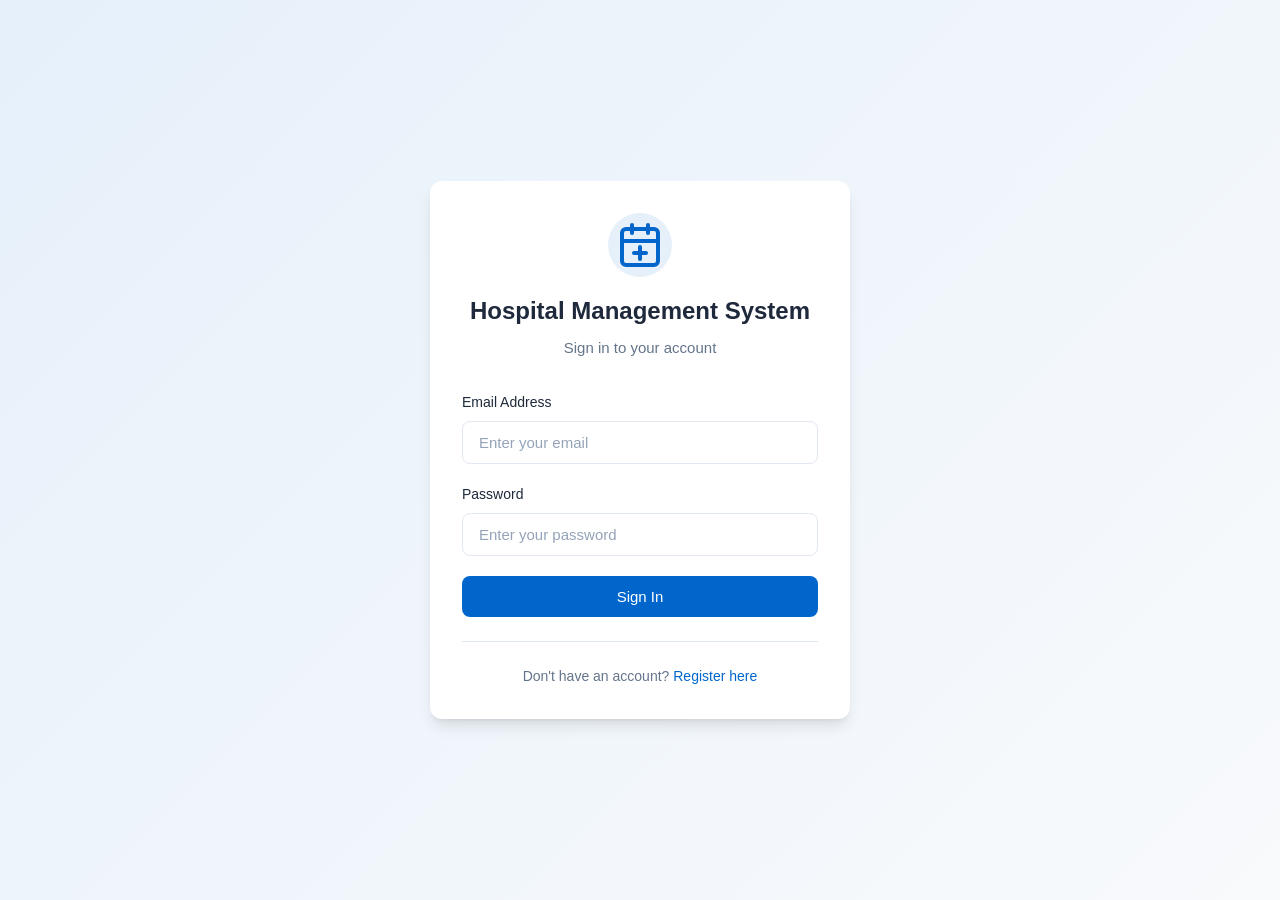
<file: frontend/patients.html>
<!DOCTYPE html>
<html lang="en">
<head>
    <meta charset="UTF-8">
    <meta name="viewport" content="width=device-width, initial-scale=1.0">
    <title>Patients - Hospital Management System</title>
    <link rel="stylesheet" href="css/styles.css">
</head>
<body>
    <div class="app-container">
        <!-- Sidebar -->
        <aside class="sidebar" id="sidebar">
            <div class="sidebar-header">
                <div class="logo">
                    <svg xmlns="http://www.w3.org/2000/svg" width="32" height="32" viewBox="0 0 24 24" fill="none" stroke="currentColor" stroke-width="2" stroke-linecap="round" stroke-linejoin="round">
                        <path d="M8 2v4"></path>
                        <path d="M16 2v4"></path>
                        <rect width="18" height="18" x="3" y="4" rx="2"></rect>
                        <path d="M3 10h18"></path>
                        <path d="M9 16h6"></path>
                        <path d="M12 13v6"></path>
                    </svg>
                </div>
                <span class="logo-text">HMS</span>
            </div>
            
            <nav class="sidebar-nav">
                <a href="dashboard.html" class="nav-link">
                    <svg xmlns="http://www.w3.org/2000/svg" width="20" height="20" viewBox="0 0 24 24" fill="none" stroke="currentColor" stroke-width="2" stroke-linecap="round" stroke-linejoin="round">
                        <rect width="7" height="9" x="3" y="3" rx="1"></rect>
                        <rect width="7" height="5" x="14" y="3" rx="1"></rect>
                        <rect width="7" height="9" x="14" y="12" rx="1"></rect>
                        <rect width="7" height="5" x="3" y="16" rx="1"></rect>
                    </svg>
                    <span>Dashboard</span>
                </a>
                <a href="patients.html" class="nav-link active" data-role="admin,doctor">
                    <svg xmlns="http://www.w3.org/2000/svg" width="20" height="20" viewBox="0 0 24 24" fill="none" stroke="currentColor" stroke-width="2" stroke-linecap="round" stroke-linejoin="round">
                        <path d="M16 21v-2a4 4 0 0 0-4-4H6a4 4 0 0 0-4 4v2"></path>
                        <circle cx="9" cy="7" r="4"></circle>
                        <path d="M22 21v-2a4 4 0 0 0-3-3.87"></path>
                        <path d="M16 3.13a4 4 0 0 1 0 7.75"></path>
                    </svg>
                    <span>Patients</span>
                </a>
                <a href="doctors.html" class="nav-link">
                    <svg xmlns="http://www.w3.org/2000/svg" width="20" height="20" viewBox="0 0 24 24" fill="none" stroke="currentColor" stroke-width="2" stroke-linecap="round" stroke-linejoin="round">
                        <path d="M3 7V5a2 2 0 0 1 2-2h2"></path>
                        <path d="M17 3h2a2 2 0 0 1 2 2v2"></path>
                        <path d="M21 17v2a2 2 0 0 1-2 2h-2"></path>
                        <path d="M7 21H5a2 2 0 0 1-2-2v-2"></path>
                        <path d="M8 14s1.5 2 4 2 4-2 4-2"></path>
                        <path d="M9 9h.01"></path>
                        <path d="M15 9h.01"></path>
                    </svg>
                    <span>Doctors</span>
                </a>
                <a href="appointments.html" class="nav-link">
                    <svg xmlns="http://www.w3.org/2000/svg" width="20" height="20" viewBox="0 0 24 24" fill="none" stroke="currentColor" stroke-width="2" stroke-linecap="round" stroke-linejoin="round">
                        <path d="M8 2v4"></path>
                        <path d="M16 2v4"></path>
                        <rect width="18" height="18" x="3" y="4" rx="2"></rect>
                        <path d="M3 10h18"></path>
                    </svg>
                    <span>Appointments</span>
                </a>
            </nav>
            
            <div class="sidebar-footer">
                <button class="btn btn-secondary btn-block" id="logoutBtn">
                    <svg xmlns="http://www.w3.org/2000/svg" width="20" height="20" viewBox="0 0 24 24" fill="none" stroke="currentColor" stroke-width="2" stroke-linecap="round" stroke-linejoin="round">
                        <path d="M9 21H5a2 2 0 0 1-2-2V5a2 2 0 0 1 2-2h4"></path>
                        <polyline points="16 17 21 12 16 7"></polyline>
                        <line x1="21" x2="9" y1="12" y2="12"></line>
                    </svg>
                    <span>Logout</span>
                </button>
            </div>
        </aside>
        
        <!-- Main Content -->
        <main class="main-content">
            <!-- Top Header -->
            <header class="top-header">
                <button class="menu-toggle" id="menuToggle">
                    <svg xmlns="http://www.w3.org/2000/svg" width="24" height="24" viewBox="0 0 24 24" fill="none" stroke="currentColor" stroke-width="2" stroke-linecap="round" stroke-linejoin="round">
                        <line x1="4" x2="20" y1="12" y2="12"></line>
                        <line x1="4" x2="20" y1="6" y2="6"></line>
                        <line x1="4" x2="20" y1="18" y2="18"></line>
                    </svg>
                </button>
                
                <div class="header-title">
                    <h1>Patients</h1>
                    <p>Manage patient records</p>
                </div>
                
                <div class="header-actions">
                    <div class="user-badge" id="userBadge">
                        <span class="badge badge-primary" id="userRole">Role</span>
                    </div>
                </div>
            </header>
            
            <!-- Content Area -->
            <div class="content-area">
                <!-- Search and Actions Bar -->
                <div class="toolbar">
                    <div class="search-box">
                        <svg xmlns="http://www.w3.org/2000/svg" width="20" height="20" viewBox="0 0 24 24" fill="none" stroke="currentColor" stroke-width="2" stroke-linecap="round" stroke-linejoin="round">
                            <circle cx="11" cy="11" r="8"></circle>
                            <path d="m21 21-4.3-4.3"></path>
                        </svg>
                        <input type="text" id="searchInput" placeholder="Search patients...">
                    </div>
                </div>
                
                <!-- Patients Table -->
                <div class="table-container">
                    <table class="data-table">
                        <thead>
                            <tr>
                                <th>Name</th>
                                <th>Email</th>
                                <th>Phone</th>
                                <th>Gender</th>
                                <th>Actions</th>
                            </tr>
                        </thead>
                        <tbody id="patientsTable">
                            <tr>
                                <td colspan="5" class="empty-state">Loading patients...</td>
                            </tr>
                        </tbody>
                    </table>
                </div>
            </div>
        </main>
    </div>
    
    <!-- View/Edit Patient Modal -->
    <div class="modal" id="patientModal">
        <div class="modal-backdrop" onclick="closeModal()"></div>
        <div class="modal-content">
            <div class="modal-header">
                <h2 id="modalTitle">Patient Details</h2>
                <button class="modal-close" onclick="closeModal()">
                    <svg xmlns="http://www.w3.org/2000/svg" width="24" height="24" viewBox="0 0 24 24" fill="none" stroke="currentColor" stroke-width="2" stroke-linecap="round" stroke-linejoin="round">
                        <path d="M18 6 6 18"></path>
                        <path d="m6 6 12 12"></path>
                    </svg>
                </button>
            </div>
            <div class="modal-body">
                <form id="patientForm">
                    <input type="hidden" id="patientId">
                    
                    <div class="form-row">
                        <div class="form-group">
                            <label for="patientName">Full Name</label>
                            <input type="text" id="patientName" disabled>
                        </div>
                        <div class="form-group">
                            <label for="patientEmail">Email</label>
                            <input type="email" id="patientEmail" disabled>
                        </div>
                    </div>
                    
                    <div class="form-row">
                        <div class="form-group">
                            <label for="patientPhone">Phone</label>
                            <input type="tel" id="patientPhone" placeholder="Enter phone number">
                        </div>
                        <div class="form-group">
                            <label for="patientGender">Gender</label>
                            <select id="patientGender">
                                <option value="">Select gender</option>
                                <option value="male">Male</option>
                                <option value="female">Female</option>
                                <option value="other">Other</option>
                            </select>
                        </div>
                    </div>
                    
                    <div class="form-row">
                        <div class="form-group">
                            <label for="patientDob">Date of Birth</label>
                            <input type="date" id="patientDob">
                        </div>
                        <div class="form-group">
                            <label for="patientAddress">Address</label>
                            <input type="text" id="patientAddress" placeholder="Enter address">
                        </div>
                    </div>
                    
                    <div class="form-group">
                        <label for="patientMedicalHistory">Medical History</label>
                        <textarea id="patientMedicalHistory" rows="4" placeholder="Enter medical history"></textarea>
                    </div>
                    
                    <div id="modalError" class="error-message" style="display: none;"></div>
                </form>
            </div>
            <div class="modal-footer">
                <button type="button" class="btn btn-secondary" onclick="closeModal()">Cancel</button>
                <button type="button" class="btn btn-primary" id="savePatientBtn" onclick="savePatient()">
                    <span class="btn-text">Save Changes</span>
                    <span class="btn-loader" style="display: none;"></span>
                </button>
            </div>
        </div>
    </div>
    
    <!-- Delete Confirmation Modal -->
    <div class="modal" id="deleteModal">
        <div class="modal-backdrop" onclick="closeDeleteModal()"></div>
        <div class="modal-content modal-sm">
            <div class="modal-header">
                <h2>Confirm Delete</h2>
                <button class="modal-close" onclick="closeDeleteModal()">
                    <svg xmlns="http://www.w3.org/2000/svg" width="24" height="24" viewBox="0 0 24 24" fill="none" stroke="currentColor" stroke-width="2" stroke-linecap="round" stroke-linejoin="round">
                        <path d="M18 6 6 18"></path>
                        <path d="m6 6 12 12"></path>
                    </svg>
                </button>
            </div>
            <div class="modal-body">
                <p>Are you sure you want to delete this patient? This action cannot be undone.</p>
            </div>
            <div class="modal-footer">
                <button type="button" class="btn btn-secondary" onclick="closeDeleteModal()">Cancel</button>
                <button type="button" class="btn btn-danger" id="confirmDeleteBtn" onclick="confirmDelete()">Delete</button>
            </div>
        </div>
    </div>
    
    <script src="js/api.js"></script>
    <script src="js/auth.js"></script>
    <script src="js/patients.js"></script>
</body>
</html>
</file>
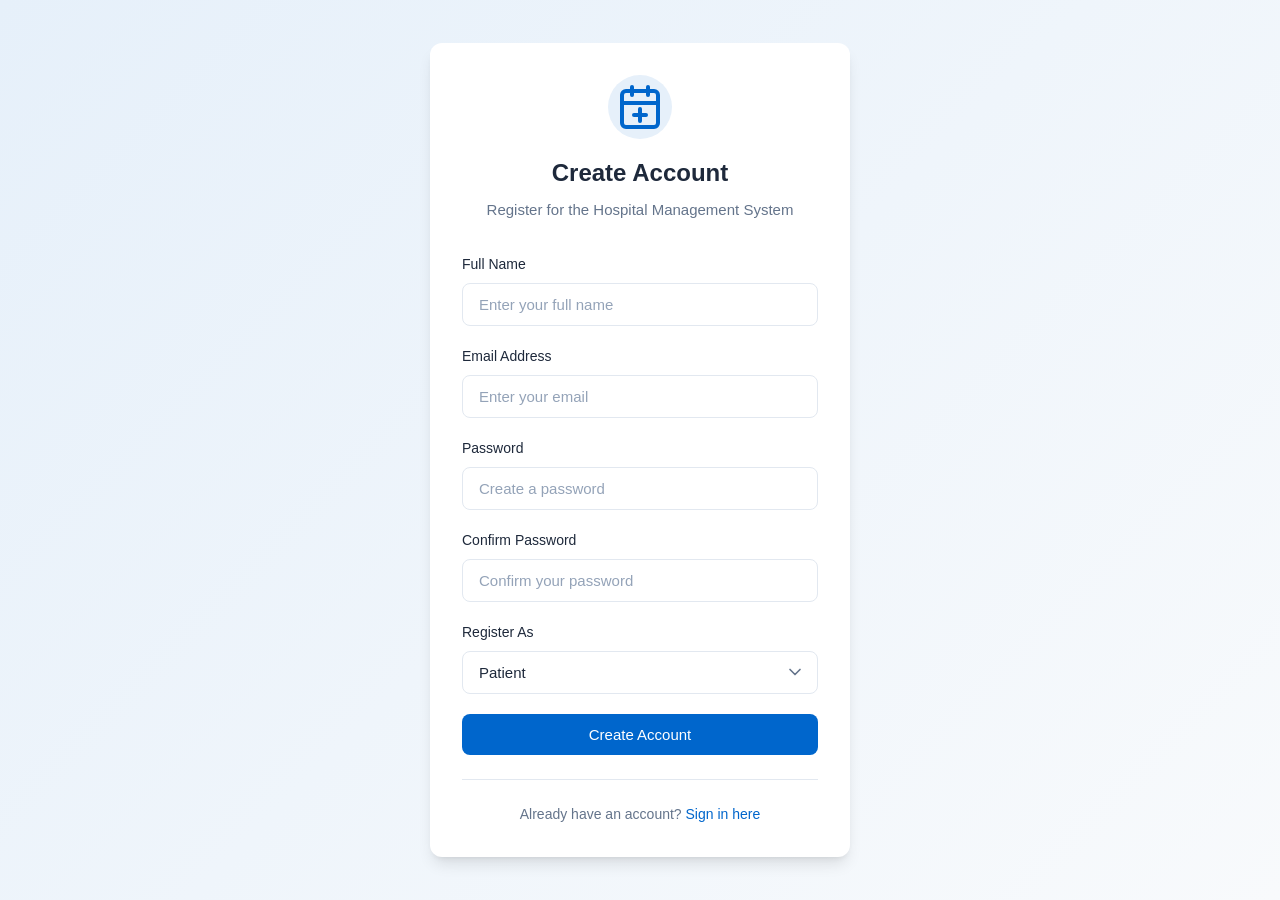
<file: frontend/register.html>
<!DOCTYPE html>
<html lang="en">
<head>
    <meta charset="UTF-8">
    <meta name="viewport" content="width=device-width, initial-scale=1.0">
    <title>Register - Hospital Management System</title>
    <link rel="stylesheet" href="css/styles.css">
</head>
<body class="auth-page">
    <div class="auth-container">
        <div class="auth-card">
            <div class="auth-header">
                <div class="logo">
                    <svg xmlns="http://www.w3.org/2000/svg" width="48" height="48" viewBox="0 0 24 24" fill="none" stroke="currentColor" stroke-width="2" stroke-linecap="round" stroke-linejoin="round">
                        <path d="M8 2v4"></path>
                        <path d="M16 2v4"></path>
                        <rect width="18" height="18" x="3" y="4" rx="2"></rect>
                        <path d="M3 10h18"></path>
                        <path d="M9 16h6"></path>
                        <path d="M12 13v6"></path>
                    </svg>
                </div>
                <h1>Create Account</h1>
                <p>Register for the Hospital Management System</p>
            </div>
            
            <form id="registerForm" class="auth-form">
                <div class="form-group">
                    <label for="fullName">Full Name</label>
                    <input type="text" id="fullName" name="fullName" required placeholder="Enter your full name" minlength="2">
                </div>
                
                <div class="form-group">
                    <label for="email">Email Address</label>
                    <input type="email" id="email" name="email" required placeholder="Enter your email">
                </div>
                
                <div class="form-group">
                    <label for="password">Password</label>
                    <input type="password" id="password" name="password" required placeholder="Create a password" minlength="6">
                </div>
                
                <div class="form-group">
                    <label for="confirmPassword">Confirm Password</label>
                    <input type="password" id="confirmPassword" name="confirmPassword" required placeholder="Confirm your password">
                </div>
                
                <div class="form-group">
                    <label for="role">Register As</label>
                    <select id="role" name="role" required>
                        <option value="patient">Patient</option>
                        <option value="doctor">Doctor</option>
                        <option value="admin">Administrator</option>
                    </select>
                </div>
                
                <div id="errorMessage" class="error-message" style="display: none;"></div>
                <div id="successMessage" class="success-message" style="display: none;"></div>
                
                <button type="submit" class="btn btn-primary btn-block">
                    <span class="btn-text">Create Account</span>
                    <span class="btn-loader" style="display: none;"></span>
                </button>
            </form>
            
            <div class="auth-footer">
                <p>Already have an account? <a href="login.html">Sign in here</a></p>
            </div>
        </div>
    </div>
    
    <script src="js/api.js"></script>
    <script src="js/auth.js"></script>
    <script>
        // Redirect if already authenticated
        if (isAuthenticated()) {
            window.location.href = 'dashboard.html';
        }
        
        document.getElementById('registerForm').addEventListener('submit', async (e) => {
            e.preventDefault();
            
            const fullName = document.getElementById('fullName').value;
            const email = document.getElementById('email').value;
            const password = document.getElementById('password').value;
            const confirmPassword = document.getElementById('confirmPassword').value;
            const role = document.getElementById('role').value;
            const errorDiv = document.getElementById('errorMessage');
            const successDiv = document.getElementById('successMessage');
            const submitBtn = e.target.querySelector('button[type="submit"]');
            const btnText = submitBtn.querySelector('.btn-text');
            const btnLoader = submitBtn.querySelector('.btn-loader');
            
            // Validate passwords match
            if (password !== confirmPassword) {
                errorDiv.textContent = 'Passwords do not match';
                errorDiv.style.display = 'block';
                successDiv.style.display = 'none';
                return;
            }
            
            // Show loading state
            btnText.style.display = 'none';
            btnLoader.style.display = 'inline-block';
            submitBtn.disabled = true;
            errorDiv.style.display = 'none';
            successDiv.style.display = 'none';
            
            try {
                await api.post('/api/auth/register', {
                    full_name: fullName,
                    email,
                    password,
                    role
                });
                
                successDiv.textContent = 'Account created successfully! Redirecting to login...';
                successDiv.style.display = 'block';
                
                setTimeout(() => {
                    window.location.href = 'login.html';
                }, 2000);
            } catch (error) {
                errorDiv.textContent = error.message || 'Registration failed. Please try again.';
                errorDiv.style.display = 'block';
            } finally {
                btnText.style.display = 'inline';
                btnLoader.style.display = 'none';
                submitBtn.disabled = false;
            }
        });
    </script>
</body>
</html>
</file>
<file: frontend/css/styles.css>
/* Hospital Management System - Styles */

/* CSS Variables / Design Tokens */
:root {
    --primary: #0066cc;
    --primary-hover: #0052a3;
    --primary-light: #e6f0fa;
    --secondary: #6b7280;
    --secondary-hover: #4b5563;
    
    --success: #059669;
    --success-light: #d1fae5;
    --warning: #d97706;
    --warning-light: #fef3c7;
    --danger: #dc2626;
    --danger-light: #fee2e2;
    
    --background: #f8fafc;
    --surface: #ffffff;
    --border: #e2e8f0;
    --text-primary: #1e293b;
    --text-secondary: #64748b;
    --text-muted: #94a3b8;
    
    --sidebar-width: 260px;
    --header-height: 70px;
    --radius: 8px;
    --radius-lg: 12px;
    --shadow-sm: 0 1px 2px 0 rgb(0 0 0 / 0.05);
    --shadow: 0 1px 3px 0 rgb(0 0 0 / 0.1), 0 1px 2px -1px rgb(0 0 0 / 0.1);
    --shadow-md: 0 4px 6px -1px rgb(0 0 0 / 0.1), 0 2px 4px -2px rgb(0 0 0 / 0.1);
    --shadow-lg: 0 10px 15px -3px rgb(0 0 0 / 0.1), 0 4px 6px -4px rgb(0 0 0 / 0.1);
    
    --font-sans: -apple-system, BlinkMacSystemFont, 'Segoe UI', Roboto, 'Helvetica Neue', Arial, sans-serif;
}

/* Reset & Base */
*, *::before, *::after {
    box-sizing: border-box;
    margin: 0;
    padding: 0;
}

html {
    font-size: 16px;
    -webkit-font-smoothing: antialiased;
    -moz-osx-font-smoothing: grayscale;
}

body {
    font-family: var(--font-sans);
    background-color: var(--background);
    color: var(--text-primary);
    line-height: 1.5;
}

a {
    color: var(--primary);
    text-decoration: none;
}

a:hover {
    text-decoration: underline;
}

/* ==================== */
/* Auth Pages */
/* ==================== */

.auth-page {
    min-height: 100vh;
    display: flex;
    align-items: center;
    justify-content: center;
    padding: 1rem;
    background: linear-gradient(135deg, var(--primary-light) 0%, var(--background) 100%);
}

.auth-container {
    width: 100%;
    max-width: 420px;
}

.auth-card {
    background: var(--surface);
    border-radius: var(--radius-lg);
    box-shadow: var(--shadow-lg);
    padding: 2rem;
}

.auth-header {
    text-align: center;
    margin-bottom: 2rem;
}

.auth-header .logo {
    display: inline-flex;
    align-items: center;
    justify-content: center;
    width: 64px;
    height: 64px;
    background: var(--primary-light);
    border-radius: 50%;
    color: var(--primary);
    margin-bottom: 1rem;
}

.auth-header h1 {
    font-size: 1.5rem;
    font-weight: 600;
    color: var(--text-primary);
    margin-bottom: 0.5rem;
}

.auth-header p {
    color: var(--text-secondary);
    font-size: 0.938rem;
}

.auth-form {
    display: flex;
    flex-direction: column;
    gap: 1.25rem;
}

.auth-footer {
    text-align: center;
    margin-top: 1.5rem;
    padding-top: 1.5rem;
    border-top: 1px solid var(--border);
}

.auth-footer p {
    color: var(--text-secondary);
    font-size: 0.875rem;
}

/* ==================== */
/* Form Elements */
/* ==================== */

.form-group {
    display: flex;
    flex-direction: column;
    gap: 0.5rem;
}

.form-group label {
    font-size: 0.875rem;
    font-weight: 500;
    color: var(--text-primary);
}

.form-group input,
.form-group select,
.form-group textarea {
    width: 100%;
    padding: 0.75rem 1rem;
    font-size: 0.938rem;
    font-family: inherit;
    border: 1px solid var(--border);
    border-radius: var(--radius);
    background: var(--surface);
    color: var(--text-primary);
    transition: border-color 0.2s, box-shadow 0.2s;
}

.form-group input:focus,
.form-group select:focus,
.form-group textarea:focus {
    outline: none;
    border-color: var(--primary);
    box-shadow: 0 0 0 3px var(--primary-light);
}

.form-group input::placeholder,
.form-group textarea::placeholder {
    color: var(--text-muted);
}

.form-group select {
    cursor: pointer;
    appearance: none;
    background-image: url("data:image/svg+xml,%3Csvg xmlns='http://www.w3.org/2000/svg' width='20' height='20' viewBox='0 0 24 24' fill='none' stroke='%2364748b' stroke-width='2' stroke-linecap='round' stroke-linejoin='round'%3E%3Cpath d='m6 9 6 6 6-6'/%3E%3C/svg%3E");
    background-repeat: no-repeat;
    background-position: right 0.75rem center;
    padding-right: 2.5rem;
}

.form-row {
    display: grid;
    grid-template-columns: 1fr 1fr;
    gap: 1rem;
}

@media (max-width: 480px) {
    .form-row {
        grid-template-columns: 1fr;
    }
}

.error-message {
    padding: 0.75rem 1rem;
    background: var(--danger-light);
    color: var(--danger);
    border-radius: var(--radius);
    font-size: 0.875rem;
}

.success-message {
    padding: 0.75rem 1rem;
    background: var(--success-light);
    color: var(--success);
    border-radius: var(--radius);
    font-size: 0.875rem;
}

/* ==================== */
/* Buttons */
/* ==================== */

.btn {
    display: inline-flex;
    align-items: center;
    justify-content: center;
    gap: 0.5rem;
    padding: 0.75rem 1.25rem;
    font-size: 0.938rem;
    font-weight: 500;
    font-family: inherit;
    border: none;
    border-radius: var(--radius);
    cursor: pointer;
    transition: all 0.2s;
    white-space: nowrap;
}

.btn:disabled {
    opacity: 0.6;
    cursor: not-allowed;
}

.btn-primary {
    background: var(--primary);
    color: white;
}

.btn-primary:hover:not(:disabled) {
    background: var(--primary-hover);
}

.btn-secondary {
    background: var(--surface);
    color: var(--text-primary);
    border: 1px solid var(--border);
}

.btn-secondary:hover:not(:disabled) {
    background: var(--background);
}

.btn-danger {
    background: var(--danger);
    color: white;
}

.btn-danger:hover:not(:disabled) {
    background: #b91c1c;
}

.btn-block {
    width: 100%;
}

.btn-sm {
    padding: 0.5rem 0.75rem;
    font-size: 0.813rem;
}

.btn-icon {
    padding: 0.5rem;
}

.btn-loader {
    width: 18px;
    height: 18px;
    border: 2px solid transparent;
    border-top-color: currentColor;
    border-radius: 50%;
    animation: spin 0.8s linear infinite;
}

@keyframes spin {
    to { transform: rotate(360deg); }
}

/* ==================== */
/* App Layout */
/* ==================== */

.app-container {
    display: flex;
    min-height: 100vh;
}

/* Sidebar */
.sidebar {
    position: fixed;
    top: 0;
    left: 0;
    width: var(--sidebar-width);
    height: 100vh;
    background: var(--surface);
    border-right: 1px solid var(--border);
    display: flex;
    flex-direction: column;
    z-index: 100;
    transition: transform 0.3s;
}

.sidebar-header {
    display: flex;
    align-items: center;
    gap: 0.75rem;
    padding: 1.25rem;
    border-bottom: 1px solid var(--border);
}

.sidebar-header .logo {
    display: flex;
    align-items: center;
    justify-content: center;
    width: 40px;
    height: 40px;
    background: var(--primary-light);
    border-radius: var(--radius);
    color: var(--primary);
}

.sidebar-header .logo-text {
    font-size: 1.25rem;
    font-weight: 700;
    color: var(--text-primary);
}

.sidebar-nav {
    flex: 1;
    padding: 1rem 0.75rem;
    overflow-y: auto;
}

.nav-link {
    display: flex;
    align-items: center;
    gap: 0.75rem;
    padding: 0.75rem 1rem;
    color: var(--text-secondary);
    border-radius: var(--radius);
    font-weight: 500;
    transition: all 0.2s;
    text-decoration: none;
    margin-bottom: 0.25rem;
}

.nav-link:hover {
    background: var(--background);
    color: var(--text-primary);
    text-decoration: none;
}

.nav-link.active {
    background: var(--primary-light);
    color: var(--primary);
}

.nav-link svg {
    flex-shrink: 0;
}

.sidebar-footer {
    padding: 1rem;
    border-top: 1px solid var(--border);
}

/* Main Content */
.main-content {
    flex: 1;
    margin-left: var(--sidebar-width);
    min-height: 100vh;
    display: flex;
    flex-direction: column;
}

/* Top Header */
.top-header {
    position: sticky;
    top: 0;
    display: flex;
    align-items: center;
    gap: 1rem;
    padding: 1rem 1.5rem;
    background: var(--surface);
    border-bottom: 1px solid var(--border);
    height: var(--header-height);
    z-index: 50;
}

.menu-toggle {
    display: none;
    padding: 0.5rem;
    background: transparent;
    border: none;
    cursor: pointer;
    color: var(--text-secondary);
}

.header-title {
    flex: 1;
}

.header-title h1 {
    font-size: 1.25rem;
    font-weight: 600;
}

.header-title p {
    font-size: 0.875rem;
    color: var(--text-secondary);
}

.header-actions {
    display: flex;
    align-items: center;
    gap: 1rem;
}

/* Badge */
.badge {
    display: inline-flex;
    align-items: center;
    padding: 0.25rem 0.625rem;
    font-size: 0.75rem;
    font-weight: 500;
    border-radius: 9999px;
    text-transform: capitalize;
}

.badge-primary {
    background: var(--primary-light);
    color: var(--primary);
}

.badge-success {
    background: var(--success-light);
    color: var(--success);
}

.badge-warning {
    background: var(--warning-light);
    color: var(--warning);
}

.badge-danger {
    background: var(--danger-light);
    color: var(--danger);
}

/* Content Area */
.content-area {
    flex: 1;
    padding: 1.5rem;
}

/* ==================== */
/* Dashboard Stats */
/* ==================== */

.stats-grid {
    display: grid;
    grid-template-columns: repeat(4, 1fr);
    gap: 1.5rem;
    margin-bottom: 2rem;
}

@media (max-width: 1200px) {
    .stats-grid {
        grid-template-columns: repeat(2, 1fr);
    }
}

@media (max-width: 640px) {
    .stats-grid {
        grid-template-columns: 1fr;
    }
}

.stat-card {
    display: flex;
    align-items: center;
    gap: 1rem;
    padding: 1.5rem;
    background: var(--surface);
    border-radius: var(--radius-lg);
    box-shadow: var(--shadow);
}

.stat-icon {
    display: flex;
    align-items: center;
    justify-content: center;
    width: 48px;
    height: 48px;
    border-radius: var(--radius);
    flex-shrink: 0;
}

.stat-icon-blue {
    background: var(--primary-light);
    color: var(--primary);
}

.stat-icon-green {
    background: var(--success-light);
    color: var(--success);
}

.stat-icon-purple {
    background: #f3e8ff;
    color: #9333ea;
}

.stat-icon-orange {
    background: var(--warning-light);
    color: var(--warning);
}

.stat-info h3 {
    font-size: 1.75rem;
    font-weight: 700;
    line-height: 1.2;
}

.stat-info p {
    font-size: 0.875rem;
    color: var(--text-secondary);
}

/* ==================== */
/* Quick Actions */
/* ==================== */

.section {
    margin-bottom: 2rem;
}

.section-title {
    font-size: 1.125rem;
    font-weight: 600;
    margin-bottom: 1rem;
}

.quick-actions {
    display: flex;
    gap: 1rem;
    flex-wrap: wrap;
}

.action-card {
    display: flex;
    align-items: center;
    gap: 0.75rem;
    padding: 1rem 1.5rem;
    background: var(--surface);
    border: 1px solid var(--border);
    border-radius: var(--radius);
    color: var(--text-primary);
    font-weight: 500;
    transition: all 0.2s;
    text-decoration: none;
}

.action-card:hover {
    border-color: var(--primary);
    box-shadow: var(--shadow-md);
    text-decoration: none;
}

.action-icon {
    display: flex;
    align-items: center;
    justify-content: center;
    width: 40px;
    height: 40px;
    background: var(--primary-light);
    border-radius: var(--radius);
    color: var(--primary);
}

/* ==================== */
/* Tables */
/* ==================== */

.table-container {
    background: var(--surface);
    border-radius: var(--radius-lg);
    box-shadow: var(--shadow);
    overflow: hidden;
}

.data-table {
    width: 100%;
    border-collapse: collapse;
}

.data-table thead {
    background: var(--background);
}

.data-table th {
    padding: 0.875rem 1rem;
    text-align: left;
    font-size: 0.813rem;
    font-weight: 600;
    color: var(--text-secondary);
    text-transform: uppercase;
    letter-spacing: 0.05em;
    border-bottom: 1px solid var(--border);
}

.data-table td {
    padding: 1rem;
    border-bottom: 1px solid var(--border);
    font-size: 0.938rem;
}

.data-table tbody tr:last-child td {
    border-bottom: none;
}

.data-table tbody tr:hover {
    background: var(--background);
}

.empty-state {
    text-align: center;
    padding: 3rem 1rem !important;
    color: var(--text-muted);
}

.loading-state {
    text-align: center;
    padding: 3rem 1rem;
    color: var(--text-muted);
}

/* Table Actions */
.table-actions {
    display: flex;
    gap: 0.5rem;
}

/* ==================== */
/* Toolbar */
/* ==================== */

.toolbar {
    display: flex;
    align-items: center;
    gap: 1rem;
    margin-bottom: 1.5rem;
    flex-wrap: wrap;
}

.search-box {
    display: flex;
    align-items: center;
    gap: 0.75rem;
    flex: 1;
    min-width: 200px;
    max-width: 400px;
    padding: 0.625rem 1rem;
    background: var(--surface);
    border: 1px solid var(--border);
    border-radius: var(--radius);
}

.search-box svg {
    color: var(--text-muted);
    flex-shrink: 0;
}

.search-box input {
    flex: 1;
    border: none;
    background: transparent;
    font-size: 0.938rem;
    color: var(--text-primary);
}

.search-box input:focus {
    outline: none;
}

.filter-group select {
    padding: 0.625rem 2.5rem 0.625rem 1rem;
    font-size: 0.938rem;
    border: 1px solid var(--border);
    border-radius: var(--radius);
    background: var(--surface);
    cursor: pointer;
    appearance: none;
    background-image: url("data:image/svg+xml,%3Csvg xmlns='http://www.w3.org/2000/svg' width='20' height='20' viewBox='0 0 24 24' fill='none' stroke='%2364748b' stroke-width='2' stroke-linecap='round' stroke-linejoin='round'%3E%3Cpath d='m6 9 6 6 6-6'/%3E%3C/svg%3E");
    background-repeat: no-repeat;
    background-position: right 0.75rem center;
}

/* ==================== */
/* Doctors Grid */
/* ==================== */

.doctors-grid {
    display: grid;
    grid-template-columns: repeat(auto-fill, minmax(300px, 1fr));
    gap: 1.5rem;
}

.doctor-card {
    background: var(--surface);
    border-radius: var(--radius-lg);
    box-shadow: var(--shadow);
    padding: 1.5rem;
    display: flex;
    flex-direction: column;
    gap: 1rem;
    transition: box-shadow 0.2s;
}

.doctor-card:hover {
    box-shadow: var(--shadow-md);
}

.doctor-card-header {
    display: flex;
    align-items: center;
    gap: 1rem;
}

.doctor-avatar {
    width: 56px;
    height: 56px;
    background: var(--primary-light);
    border-radius: 50%;
    display: flex;
    align-items: center;
    justify-content: center;
    color: var(--primary);
    flex-shrink: 0;
}

.doctor-card-info h3 {
    font-size: 1rem;
    font-weight: 600;
}

.doctor-card-info .specialization {
    font-size: 0.875rem;
    color: var(--primary);
}

.doctor-card-details {
    display: flex;
    flex-direction: column;
    gap: 0.5rem;
    font-size: 0.875rem;
    color: var(--text-secondary);
}

.doctor-card-details span {
    display: flex;
    align-items: center;
    gap: 0.5rem;
}

.doctor-card-actions {
    display: flex;
    gap: 0.75rem;
    margin-top: auto;
    padding-top: 1rem;
    border-top: 1px solid var(--border);
}

/* ==================== */
/* Modal */
/* ==================== */

.modal {
    display: none;
    position: fixed;
    top: 0;
    left: 0;
    right: 0;
    bottom: 0;
    z-index: 1000;
}

.modal.active {
    display: flex;
    align-items: center;
    justify-content: center;
}

.modal-backdrop {
    position: absolute;
    top: 0;
    left: 0;
    right: 0;
    bottom: 0;
    background: rgba(0, 0, 0, 0.5);
}

.modal-content {
    position: relative;
    width: 100%;
    max-width: 560px;
    max-height: 90vh;
    background: var(--surface);
    border-radius: var(--radius-lg);
    box-shadow: var(--shadow-lg);
    display: flex;
    flex-direction: column;
    margin: 1rem;
    animation: modalSlideIn 0.2s ease-out;
}

@keyframes modalSlideIn {
    from {
        opacity: 0;
        transform: translateY(-20px);
    }
    to {
        opacity: 1;
        transform: translateY(0);
    }
}

.modal-sm {
    max-width: 400px;
}

.modal-header {
    display: flex;
    align-items: center;
    justify-content: space-between;
    padding: 1.25rem 1.5rem;
    border-bottom: 1px solid var(--border);
}

.modal-header h2 {
    font-size: 1.125rem;
    font-weight: 600;
}

.modal-close {
    display: flex;
    align-items: center;
    justify-content: center;
    padding: 0.375rem;
    background: transparent;
    border: none;
    cursor: pointer;
    color: var(--text-muted);
    border-radius: var(--radius);
    transition: all 0.2s;
}

.modal-close:hover {
    background: var(--background);
    color: var(--text-primary);
}

.modal-body {
    padding: 1.5rem;
    overflow-y: auto;
    flex: 1;
}

.modal-footer {
    display: flex;
    justify-content: flex-end;
    gap: 0.75rem;
    padding: 1.25rem 1.5rem;
    border-top: 1px solid var(--border);
}

/* Doctor Profile in Modal */
.doctor-profile {
    display: flex;
    align-items: center;
    gap: 1rem;
    margin-bottom: 1.5rem;
    padding-bottom: 1.5rem;
    border-bottom: 1px solid var(--border);
}

.doctor-profile .doctor-avatar {
    width: 72px;
    height: 72px;
}

.doctor-info h3 {
    font-size: 1.25rem;
    font-weight: 600;
}

.doctor-info .specialization {
    color: var(--primary);
    font-weight: 500;
}

.detail-list {
    display: flex;
    flex-direction: column;
    gap: 1rem;
}

.detail-item {
    display: flex;
    justify-content: space-between;
    align-items: center;
    padding: 0.75rem 0;
    border-bottom: 1px solid var(--border);
}

.detail-item:last-child {
    border-bottom: none;
}

.detail-label {
    font-weight: 500;
    color: var(--text-secondary);
}

.detail-value {
    color: var(--text-primary);
}

/* ==================== */
/* Responsive Design */
/* ==================== */

@media (max-width: 1024px) {
    .sidebar {
        transform: translateX(-100%);
    }
    
    .sidebar.active {
        transform: translateX(0);
    }
    
    .main-content {
        margin-left: 0;
    }
    
    .menu-toggle {
        display: flex;
    }
}

@media (max-width: 768px) {
    .content-area {
        padding: 1rem;
    }
    
    .toolbar {
        flex-direction: column;
        align-items: stretch;
    }
    
    .search-box {
        max-width: none;
    }
    
    .quick-actions {
        flex-direction: column;
    }
    
    .action-card {
        justify-content: flex-start;
    }
    
    .data-table {
        font-size: 0.875rem;
    }
    
    .data-table th,
    .data-table td {
        padding: 0.75rem 0.5rem;
    }
    
    /* Hide some columns on mobile */
    .data-table th:nth-child(3),
    .data-table td:nth-child(3),
    .data-table th:nth-child(5),
    .data-table td:nth-child(5) {
        display: none;
    }
}

@media (max-width: 480px) {
    .auth-card {
        padding: 1.5rem;
    }
    
    .stat-card {
        padding: 1rem;
    }
    
    .stat-info h3 {
        font-size: 1.5rem;
    }
    
    .modal-content {
        margin: 0.5rem;
        max-height: calc(100vh - 1rem);
    }
}

/* ==================== */
/* Utility Classes */
/* ==================== */

.hidden {
    display: none !important;
}

.text-center {
    text-align: center;
}

.text-muted {
    color: var(--text-muted);
}

.mt-1 { margin-top: 0.25rem; }
.mt-2 { margin-top: 0.5rem; }
.mt-3 { margin-top: 0.75rem; }
.mt-4 { margin-top: 1rem; }

.mb-1 { margin-bottom: 0.25rem; }
.mb-2 { margin-bottom: 0.5rem; }
.mb-3 { margin-bottom: 0.75rem; }
.mb-4 { margin-bottom: 1rem; }

/* Toast Notifications */
.toast-container {
    position: fixed;
    top: 1rem;
    right: 1rem;
    z-index: 2000;
    display: flex;
    flex-direction: column;
    gap: 0.5rem;
}

.toast {
    display: flex;
    align-items: center;
    gap: 0.75rem;
    padding: 1rem 1.25rem;
    background: var(--surface);
    border-radius: var(--radius);
    box-shadow: var(--shadow-lg);
    animation: toastSlideIn 0.3s ease-out;
}

@keyframes toastSlideIn {
    from {
        opacity: 0;
        transform: translateX(100%);
    }
    to {
        opacity: 1;
        transform: translateX(0);
    }
}

.toast-success {
    border-left: 4px solid var(--success);
}

.toast-error {
    border-left: 4px solid var(--danger);
}

.toast-info {
    border-left: 4px solid var(--primary);
}




/* ==================== */
/* AI Assistant */
/* ==================== */
/* ai-assistant.css */

* {
    margin: 0;
    padding: 0;
    box-sizing: border-box;
}

.ai-main-content {
    background: #f4f7fb;
    height: 100vh;
    display: flex;
    flex-direction: column;
}

.ai-header {
    height: 80px;
    background: white;
    border-bottom: 1px solid #e5e7eb;
    padding: 0 24px;
    display: flex;
    align-items: center;
    justify-content: space-between;
}

.ai-header-left {
    display: flex;
    align-items: center;
    gap: 16px;
}

.ai-header h1 {
    font-size: 24px;
    color: #111827;
}

.ai-header p {
    font-size: 14px;
    color: #6b7280;
}

.menu-toggle {
    border: none;
    background: transparent;
    font-size: 24px;
    cursor: pointer;
}

.chat-wrapper {
    flex: 1;
    display: flex;
    flex-direction: column;
    overflow: hidden;
}

.chat-messages {
    flex: 1;
    padding: 24px;
    overflow-y: auto;
    display: flex;
    flex-direction: column;
    gap: 24px;
}

.message {
    display: flex;
    align-items: flex-start;
    gap: 14px;
}

.ai-message {
    justify-content: flex-start;
}

.user-message {
    justify-content: flex-end;
}

.message-content {
    max-width: 700px;
    padding: 14px 18px;
    border-radius: 16px;
    line-height: 1.5;
    font-size: 15px;
}

.ai-message .message-content {
    background: white;
    color: #111827;
    border: 1px solid #e5e7eb;
}

.user-message .message-content {
    background: #2563eb;
    color: white;
}

.message-avatar {
    width: 42px;
    height: 42px;
    border-radius: 50%;
    display: flex;
    align-items: center;
    justify-content: center;
    font-weight: 600;
    flex-shrink: 0;
}

.ai-avatar {
    background: #10b981;
    color: white;
}

.user-avatar {
    background: #2563eb;
    color: white;
}

.chat-input-container {
    padding: 20px;
    background: white;
    border-top: 1px solid #e5e7eb;
}

.chat-input-box {
    max-width: 900px;
    margin: auto;
    display: flex;
    align-items: center;
    gap: 12px;
    background: #f9fafb;
    border: 1px solid #d1d5db;
    border-radius: 18px;
    padding: 12px;
}

.chat-input-box textarea {
    flex: 1;
    border: none;
    outline: none;
    resize: none;
    background: transparent;
    font-size: 15px;
    min-height: 24px;
    max-height: 120px;
}

.chat-input-box button {
    background: #2563eb;
    color: white;
    border: none;
    padding: 12px 20px;
    border-radius: 12px;
    cursor: pointer;
    font-size: 14px;
    transition: 0.3s;
}

.chat-input-box button:hover {
    background: #1d4ed8;
}

/* Responsive */

@media (max-width: 768px) {

    .chat-messages {
        padding: 16px;
    }

    .message-content {
        max-width: 85%;
    }

    .chat-input-container {
        padding: 14px;
    }

    .ai-header {
        padding: 0 16px;
    }

}
</file>
